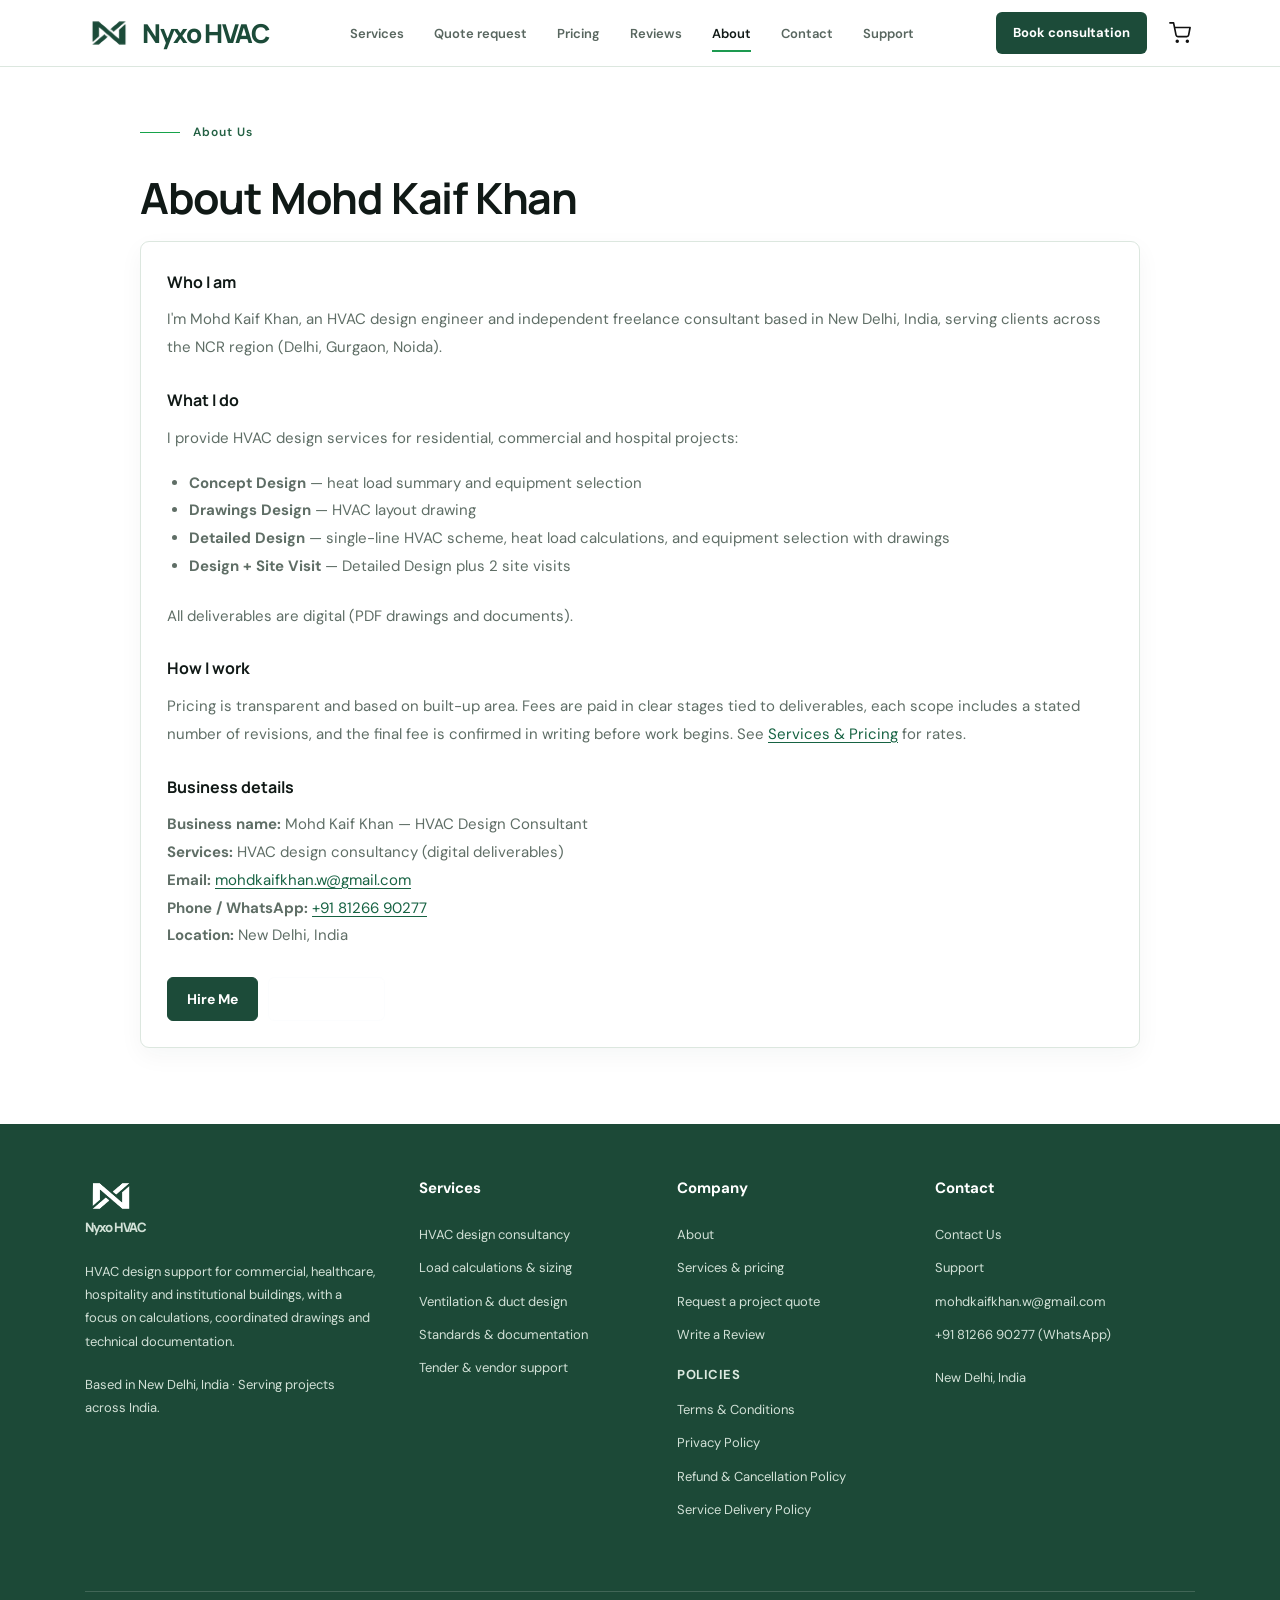
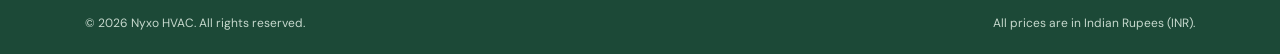
<file: about/index.html>
<!DOCTYPE html>
<html lang="en">
<head>
<meta charset="UTF-8">
<meta name="viewport" content="width=device-width, initial-scale=1.0">
<title>About Us · Mohd Kaif Khan</title>
<link rel="stylesheet" href="/services.css?v=20261109-6">
<script src="/script.js" defer></script>
<link rel="icon" href="/favicon.svg?v=20261109-5" type="image/svg+xml">
</head>
<body>
<header class="site-header"><div class="container nav-wrap"><a class="brand" href="/" aria-label="Nyxo HVAC home"><img src="/logo.svg?v=20261109-5" alt=""><span class="brand-name">Nyxo HVAC</span></a><button class="menu-toggle" type="button" aria-expanded="false" aria-controls="primary-navigation">Menu</button><nav aria-label="Main navigation"><ul class="nav-links" id="primary-navigation"><li><a href="/#services">Services</a></li><li><a href="/hire/">Quote request</a></li><li><a href="/pricing/">Pricing</a></li><li><a href="/review/">Reviews</a></li><li><a href="/about/" aria-current="page">About</a></li><li><a href="/contact/">Contact</a></li><li><a href="/support/">Support</a></li></ul></nav><div class="nav-actions"><a class="nav-book" href="/contact/">Book consultation</a><a class="cart-link" href="/hire/" aria-label="Request a project quote"><svg viewBox="0 0 24 24" fill="none" stroke="currentColor" stroke-width="1.8" stroke-linecap="round" stroke-linejoin="round" aria-hidden="true"><circle cx="9" cy="21" r="1"/><circle cx="20" cy="21" r="1"/><path d="M1 1h4l2.7 13.4a2 2 0 0 0 2 1.6h9.7a2 2 0 0 0 2-1.6L23 6H6"/></svg></a></div></div></header>
<main>
  <div class="eyebrow">About Us</div>
  <h1>About <em style="font-style:normal;color:var(--arctic)">Mohd Kaif Khan</em></h1>
  <div class="doc">
   <h4>Who I am</h4><p>I'm Mohd Kaif Khan, an HVAC design engineer and independent freelance consultant based in New Delhi, India, serving clients across the NCR region (Delhi, Gurgaon, Noida).</p>
   <h4>What I do</h4><p>I provide HVAC design services for residential, commercial and hospital projects:</p>
   <ul><li><b>Concept Design</b> — heat load summary and equipment selection</li><li><b>Drawings Design</b> — HVAC layout drawing</li><li><b>Detailed Design</b> — single-line HVAC scheme, heat load calculations, and equipment selection with drawings</li><li><b>Design + Site Visit</b> — Detailed Design plus 2 site visits</li></ul>
   <p>All deliverables are digital (PDF drawings and documents).</p>
   <h4>How I work</h4><p>Pricing is transparent and based on built-up area. Fees are paid in clear stages tied to deliverables, each scope includes a stated number of revisions, and the final fee is confirmed in writing before work begins. See <a href="/pricing/">Services &amp; Pricing</a> for rates.</p>
   <h4>Business details</h4><p><b>Business name:</b> Mohd Kaif Khan — HVAC Design Consultant<br><b>Services:</b> HVAC design consultancy (digital deliverables)<br><b>Email:</b> <a href="mailto:mohdkaifkhan.w@gmail.com">mohdkaifkhan.w@gmail.com</a><br><b>Phone / WhatsApp:</b> <a href="https://wa.me/918126690277">+91 81266 90277</a><br><b>Location:</b> New Delhi, India</p>
   <a class="btn" href="/hire/">Hire Me</a><a class="btn" href="/contact/" style="background:transparent;color:var(--white);border:1px solid rgba(240,244,248,.2)">Contact Us</a>
  </div>
</main>
<footer class="site-footer">
 <div class="container">
  <div class="footer-grid">
   <div class="footer-col">
    <a class="footer-logo" href="/" aria-label="Nyxo HVAC home"><img src="/logo.svg?v=20261109-5" alt=""><span>Nyxo HVAC</span></a>
    <p>HVAC design support for commercial, healthcare, hospitality and institutional buildings, with a focus on calculations, coordinated drawings and technical documentation.</p>
    <p>Based in New Delhi, India · Serving projects across India.</p>
   </div>
   <div class="footer-col">
    <h3>Services</h3>
    <a href="/#services">HVAC design consultancy</a>
    <a href="/#services">Load calculations &amp; sizing</a>
    <a href="/#services">Ventilation &amp; duct design</a>
    <a href="/#services">Standards &amp; documentation</a>
    <a href="/#services">Tender &amp; vendor support</a>
   </div>
   <div class="footer-col">
    <h3>Company</h3>
    <a href="/about/">About</a>
    <a href="/pricing/">Services &amp; pricing</a>
    <a href="/hire/">Request a project quote</a>
    <a href="/review/">Write a Review</a>
    <h3 class="footer-subhead">Policies</h3>
    <a href="/terms/">Terms &amp; Conditions</a>
    <a href="/privacy/">Privacy Policy</a>
    <a href="/refund/">Refund &amp; Cancellation Policy</a>
    <a href="/delivery/">Service Delivery Policy</a>
   </div>
   <div class="footer-col">
    <h3>Contact</h3>
    <a href="/contact/">Contact Us</a>
    <a href="/support/">Support</a>
    <a href="mailto:mohdkaifkhan.w@gmail.com">mohdkaifkhan.w@gmail.com</a>
    <a href="https://wa.me/918126690277" target="_blank" rel="noopener">+91 81266 90277 (WhatsApp)</a>
    <p>New Delhi, India</p>
   </div>
  </div>
  <div class="footer-bottom">
   <span>© <span id="year">2026</span> Nyxo HVAC. All rights reserved.</span>
   <span>All prices are in Indian Rupees (INR).</span>
  </div>
 </div>
</footer>
</body>
</html>
</file>
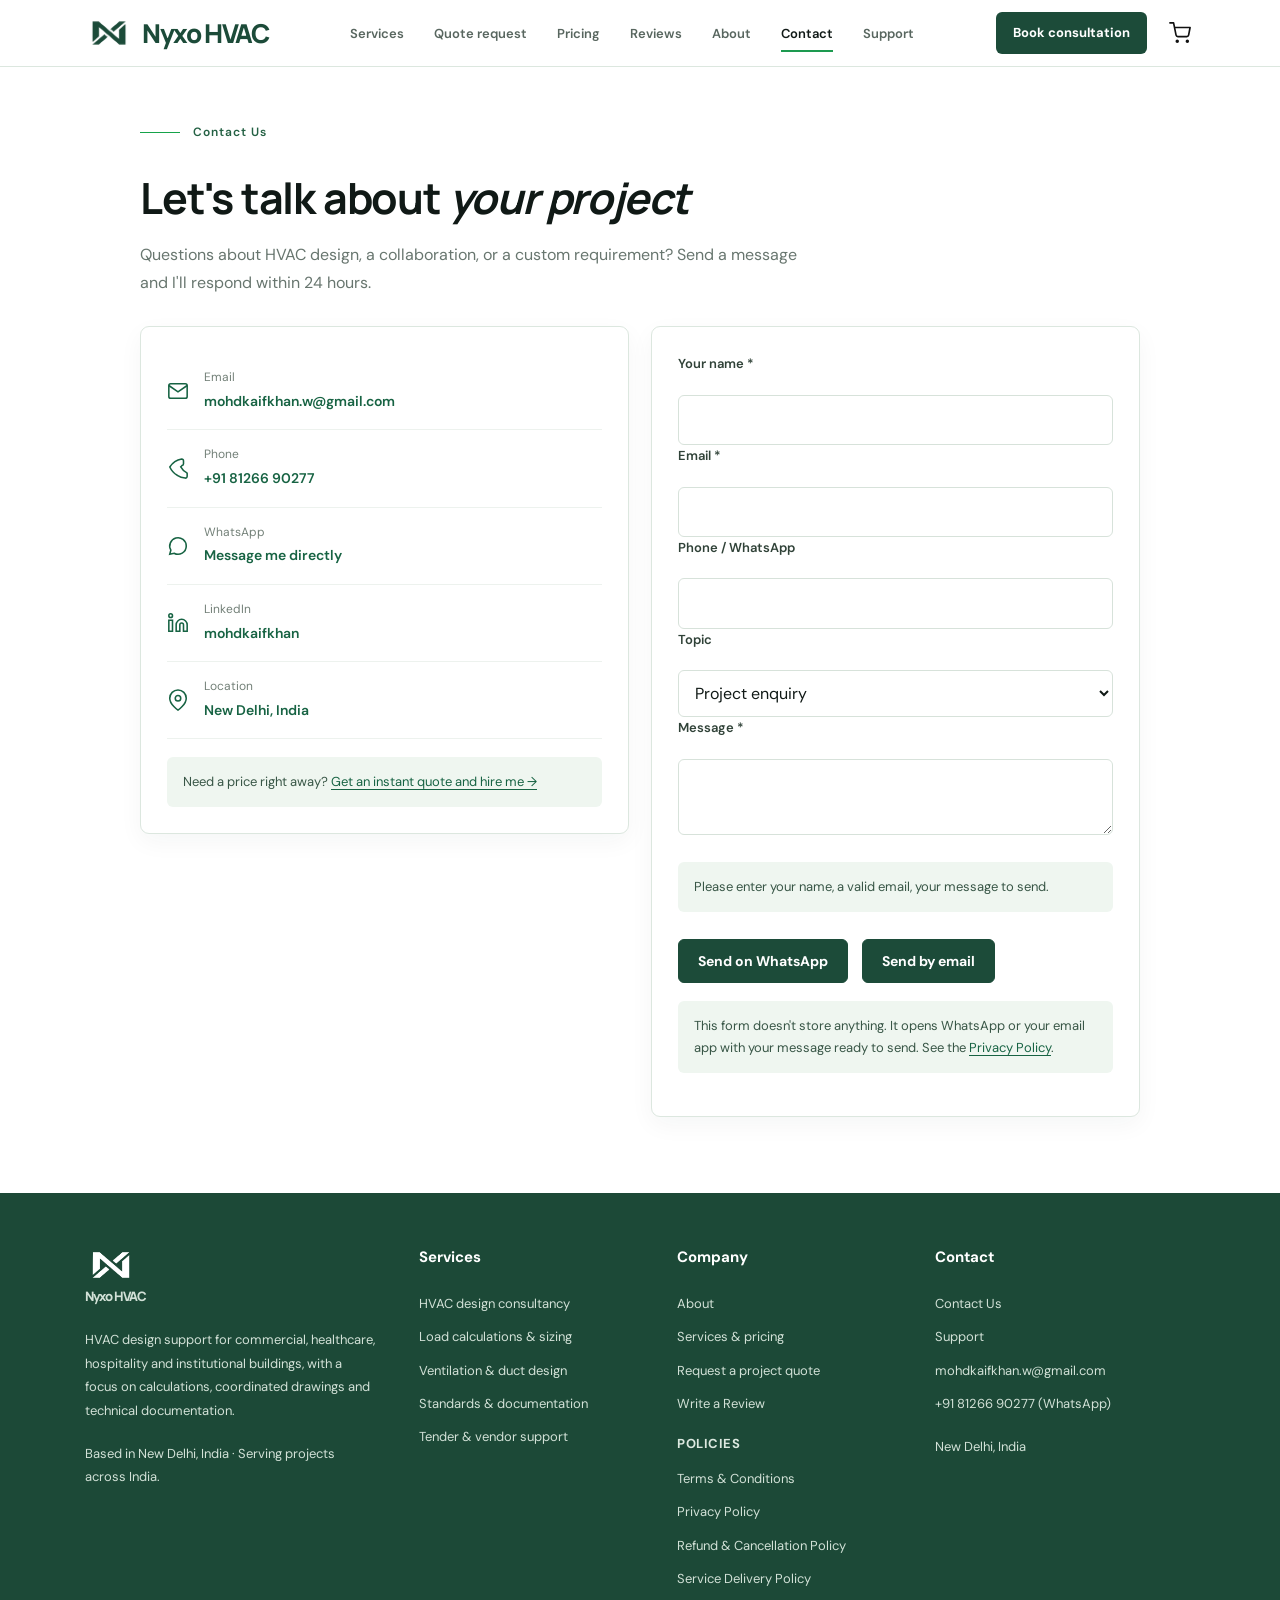
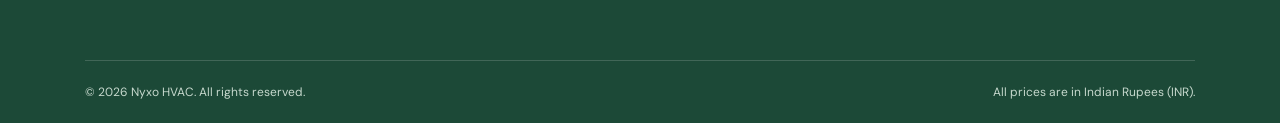
<file: contact/index.html>
<!DOCTYPE html>
<html lang="en">
<head>
<meta charset="UTF-8">
<meta name="viewport" content="width=device-width, initial-scale=1.0">
<title>Contact Us · Mohd Kaif Khan</title>
<link rel="stylesheet" href="/services.css?v=20261109-6">
<script src="/script.js" defer></script>
<link rel="icon" href="/favicon.svg?v=20261109-5" type="image/svg+xml">
</head>
<body>
<header class="site-header"><div class="container nav-wrap"><a class="brand" href="/" aria-label="Nyxo HVAC home"><img src="/logo.svg?v=20261109-5" alt=""><span class="brand-name">Nyxo HVAC</span></a><button class="menu-toggle" type="button" aria-expanded="false" aria-controls="primary-navigation">Menu</button><nav aria-label="Main navigation"><ul class="nav-links" id="primary-navigation"><li><a href="/#services">Services</a></li><li><a href="/hire/">Quote request</a></li><li><a href="/pricing/">Pricing</a></li><li><a href="/review/">Reviews</a></li><li><a href="/about/">About</a></li><li><a href="/contact/" aria-current="page">Contact</a></li><li><a href="/support/">Support</a></li></ul></nav><div class="nav-actions"><a class="nav-book" href="/contact/">Book consultation</a><a class="cart-link" href="/hire/" aria-label="Request a project quote"><svg viewBox="0 0 24 24" fill="none" stroke="currentColor" stroke-width="1.8" stroke-linecap="round" stroke-linejoin="round" aria-hidden="true"><circle cx="9" cy="21" r="1"/><circle cx="20" cy="21" r="1"/><path d="M1 1h4l2.7 13.4a2 2 0 0 0 2 1.6h9.7a2 2 0 0 0 2-1.6L23 6H6"/></svg></a></div></div></header>
<main>
  <div class="eyebrow">Contact Us</div>
  <h1>Let's talk about <em>your project</em></h1>
  <p class="lead">Questions about HVAC design, a collaboration, or a custom requirement? Send a message and I'll respond within 24 hours.</p>
  <div class="grid">
    <div class="panel">
      <a class="item" href="mailto:mohdkaifkhan.w@gmail.com"><svg viewBox="0 0 24 24"><path d="M4 4h16c1.1 0 2 .9 2 2v12c0 1.1-.9 2-2 2H4c-1.1 0-2-.9-2-2V6c0-1.1.9-2 2-2z"/><polyline points="22,6 12,13 2,6"/></svg><div><small>Email</small><b>mohdkaifkhan.w@gmail.com</b></div></a>
      <a class="item" href="tel:+918126690277"><svg viewBox="0 0 24 24"><path d="M22 16.92v3a2 2 0 01-2.18 2 19.79 19.79 0 01-8.63-3.07A19.5 19.5 0 013.07 9.81 19.79 19.79 0 0116 1.18 2 2 0 0118 3.18v3a2 2 0 01-1.61 2A16.06 16.06 0 0115 9.59a16 16 0 006.33 6.33A2 2 0 0122 16.92z"/></svg><div><small>Phone</small><b>+91 81266 90277</b></div></a>
      <a class="item" href="https://wa.me/918126690277" target="_blank" rel="noopener"><svg viewBox="0 0 24 24"><path d="M21 12a9 9 0 01-13.3 7.9L3 21l1.2-4.5A9 9 0 1121 12z"/></svg><div><small>WhatsApp</small><b>Message me directly</b></div></a>
      <a class="item" href="https://www.linkedin.com/in/mohdkaifkhan/" target="_blank" rel="noopener"><svg viewBox="0 0 24 24"><path d="M16 8a6 6 0 016 6v7h-4v-7a2 2 0 00-4 0v7h-4v-7a6 6 0 016-6zM2 9h4v12H2z"/><circle cx="4" cy="4" r="2"/></svg><div><small>LinkedIn</small><b>mohdkaifkhan</b></div></a>
      <a class="item" href="https://maps.app.goo.gl/sRTUGhccRL2ncZMf8" target="_blank" rel="noopener"><svg viewBox="0 0 24 24"><path d="M21 10c0 7-9 13-9 13s-9-6-9-13a9 9 0 0118 0z"/><circle cx="12" cy="10" r="3"/></svg><div><small>Location</small><b>New Delhi, India</b></div></a>
      <div class="quoteBox">Need a price right away? <a href="/hire/">Get an instant quote and hire me →</a></div>
    </div>

    <div class="panel" id="formBox">
      <div class="f2">
        <div><label>Your name *</label><input id="n" autocomplete="name"></div>
        <div><label>Email *</label><input id="e" type="email" autocomplete="email"></div>
        <div><label>Phone / WhatsApp</label><input id="p" type="tel" autocomplete="tel"></div>
        <div><label>Topic</label><select id="t"><option>Project enquiry</option><option>Quote / pricing</option><option>Collaboration</option><option>General question</option><option>Other</option></select></div>
        <div class="full"><label>Message *</label><textarea id="m"></textarea></div>
      </div>
      <p class="note" id="hint"></p>
      <div class="btns locked" id="btns">
        <button class="btn" id="wa" type="button">Send on WhatsApp</button>
        <a class="btn ghost" id="mail" href="#">Send by email</a>
      </div>
      <p class="note">This form doesn't store anything. It opens WhatsApp or your email app with your message ready to send. See the <a href="/privacy/">Privacy Policy</a>.</p>
    </div>
  </div>
</main>
<footer class="site-footer">
 <div class="container">
  <div class="footer-grid">
   <div class="footer-col">
    <a class="footer-logo" href="/" aria-label="Nyxo HVAC home"><img src="/logo.svg?v=20261109-5" alt=""><span>Nyxo HVAC</span></a>
    <p>HVAC design support for commercial, healthcare, hospitality and institutional buildings, with a focus on calculations, coordinated drawings and technical documentation.</p>
    <p>Based in New Delhi, India · Serving projects across India.</p>
   </div>
   <div class="footer-col">
    <h3>Services</h3>
    <a href="/#services">HVAC design consultancy</a>
    <a href="/#services">Load calculations &amp; sizing</a>
    <a href="/#services">Ventilation &amp; duct design</a>
    <a href="/#services">Standards &amp; documentation</a>
    <a href="/#services">Tender &amp; vendor support</a>
   </div>
   <div class="footer-col">
    <h3>Company</h3>
    <a href="/about/">About</a>
    <a href="/pricing/">Services &amp; pricing</a>
    <a href="/hire/">Request a project quote</a>
    <a href="/review/">Write a Review</a>
    <h3 class="footer-subhead">Policies</h3>
    <a href="/terms/">Terms &amp; Conditions</a>
    <a href="/privacy/">Privacy Policy</a>
    <a href="/refund/">Refund &amp; Cancellation Policy</a>
    <a href="/delivery/">Service Delivery Policy</a>
   </div>
   <div class="footer-col">
    <h3>Contact</h3>
    <a href="/contact/">Contact Us</a>
    <a href="/support/">Support</a>
    <a href="mailto:mohdkaifkhan.w@gmail.com">mohdkaifkhan.w@gmail.com</a>
    <a href="https://wa.me/918126690277" target="_blank" rel="noopener">+91 81266 90277 (WhatsApp)</a>
    <p>New Delhi, India</p>
   </div>
  </div>
  <div class="footer-bottom">
   <span>© <span id="year">2026</span> Nyxo HVAC. All rights reserved.</span>
   <span>All prices are in Indian Rupees (INR).</span>
  </div>
 </div>
</footer>
<script>
const $=id=>document.getElementById(id);
const EMAIL='mohdkaifkhan.w@gmail.com', WA='918126690277';
const okE=()=>/^[^\s@]+@[^\s@]+\.[^\s@]+$/.test($('e').value.trim());
const ok={n:()=>$('n').value.trim().length>=2,e:okE,m:()=>$('m').value.trim().length>=5};
const msg=()=>`Hi Kaif,\n\nTopic: ${$('t').value}\n\n${$('m').value.trim()}\n\nName: ${$('n').value.trim()}\nEmail: ${$('e').value.trim()}\nPhone: ${$('p').value.trim()||'-'}`;
const ready=()=>Object.values(ok).every(f=>f());
function gate(){
  const miss=[['n','your name'],['e','a valid email'],['m','your message']].filter(([k])=>!ok[k]());
  ['n','e','m'].forEach(k=>$(k).classList.toggle('bad',!ok[k]()&&$(k).value!==''));
  $('btns').classList.toggle('locked',!ready());
  $('hint').textContent=ready()?'':'Please enter '+miss.map(x=>x[1]).join(', ')+' to send.';
  $('mail').href=`mailto:${EMAIL}?subject=${encodeURIComponent($('t').value+' — website enquiry')}&body=${encodeURIComponent(msg())}`;
}
['n','e','p','t','m'].forEach(id=>$(id).addEventListener('input',gate));
$('wa').onclick=()=>{if(ready())window.open(`https://wa.me/${WA}?text=${encodeURIComponent(msg())}`,'_blank')};
$('mail').addEventListener('click',e=>{if(!ready())e.preventDefault()});
gate();
</script>
</body>
</html>
</file>
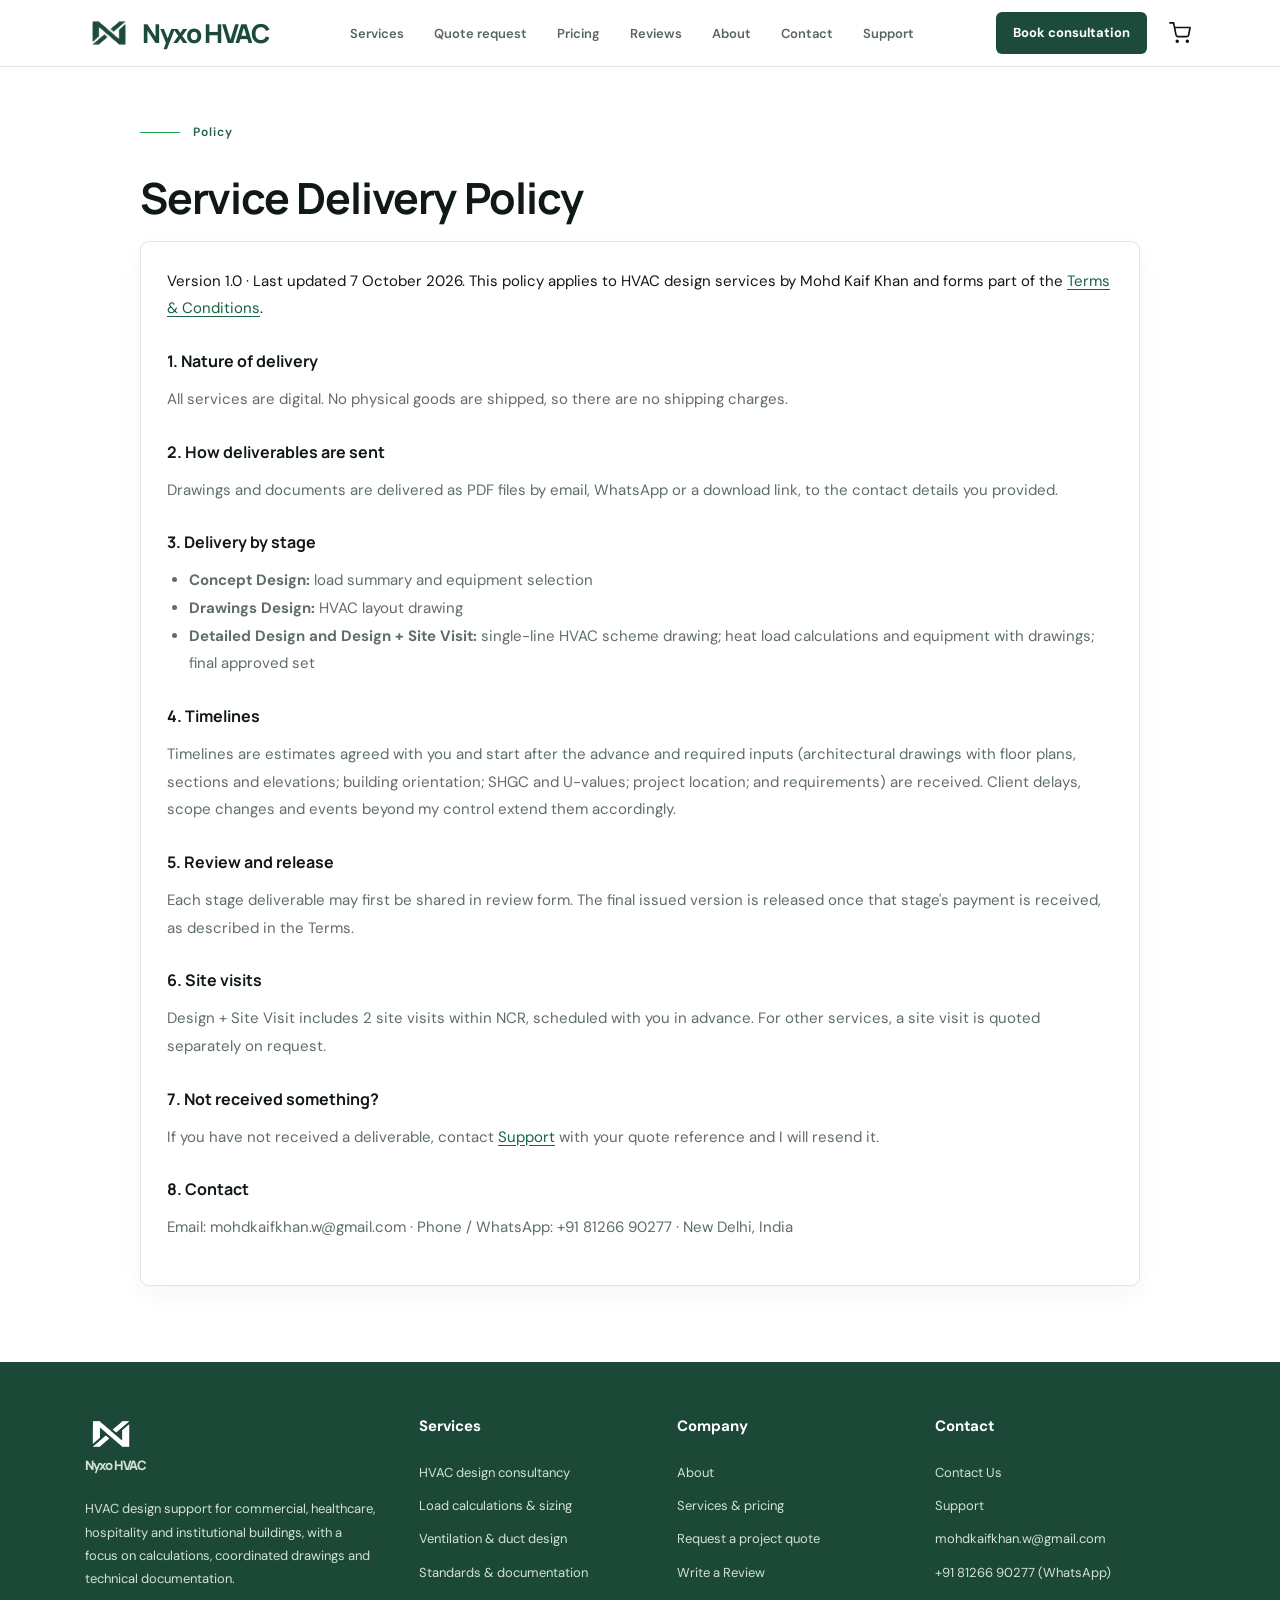
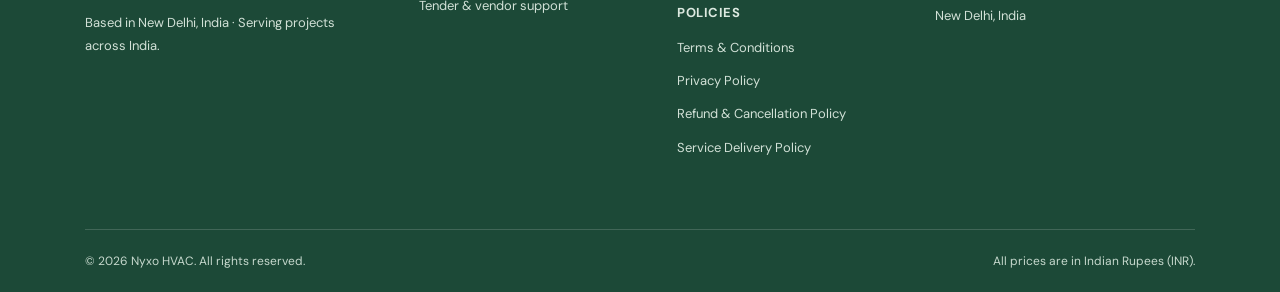
<file: delivery/index.html>
<!DOCTYPE html>
<html lang="en">
<head>
<meta charset="UTF-8">
<meta name="viewport" content="width=device-width, initial-scale=1.0">
<title>Service Delivery Policy · Mohd Kaif Khan</title>
<link rel="stylesheet" href="/services.css?v=20261109-6">
<script src="/script.js" defer></script>
<link rel="icon" href="/favicon.svg?v=20261109-5" type="image/svg+xml">
</head>
<body>
<header class="site-header"><div class="container nav-wrap"><a class="brand" href="/" aria-label="Nyxo HVAC home"><img src="/logo.svg?v=20261109-5" alt=""><span class="brand-name">Nyxo HVAC</span></a><button class="menu-toggle" type="button" aria-expanded="false" aria-controls="primary-navigation">Menu</button><nav aria-label="Main navigation"><ul class="nav-links" id="primary-navigation"><li><a href="/#services">Services</a></li><li><a href="/hire/">Quote request</a></li><li><a href="/pricing/">Pricing</a></li><li><a href="/review/">Reviews</a></li><li><a href="/about/">About</a></li><li><a href="/contact/">Contact</a></li><li><a href="/support/">Support</a></li></ul></nav><div class="nav-actions"><a class="nav-book" href="/contact/">Book consultation</a><a class="cart-link" href="/hire/" aria-label="Request a project quote"><svg viewBox="0 0 24 24" fill="none" stroke="currentColor" stroke-width="1.8" stroke-linecap="round" stroke-linejoin="round" aria-hidden="true"><circle cx="9" cy="21" r="1"/><circle cx="20" cy="21" r="1"/><path d="M1 1h4l2.7 13.4a2 2 0 0 0 2 1.6h9.7a2 2 0 0 0 2-1.6L23 6H6"/></svg></a></div></div></header>
<main>
  <div class="eyebrow">Policy</div>
  <h1>Service Delivery <em style="font-style:normal;color:var(--arctic)">Policy</em></h1>
  <div class="doc">
   <p style="color:var(--mist)">Version 1.0 · Last updated 7 October 2026. This policy applies to HVAC design services by Mohd Kaif Khan and forms part of the <a href="/terms/">Terms &amp; Conditions</a>.</p>
   <h4>1. Nature of delivery</h4><p>All services are digital. No physical goods are shipped, so there are no shipping charges.</p>
   <h4>2. How deliverables are sent</h4><p>Drawings and documents are delivered as PDF files by email, WhatsApp or a download link, to the contact details you provided.</p>
   <h4>3. Delivery by stage</h4><ul><li><b>Concept Design:</b> load summary and equipment selection</li><li><b>Drawings Design:</b> HVAC layout drawing</li><li><b>Detailed Design and Design + Site Visit:</b> single-line HVAC scheme drawing; heat load calculations and equipment with drawings; final approved set</li></ul>
   <h4>4. Timelines</h4><p>Timelines are estimates agreed with you and start after the advance and required inputs (architectural drawings with floor plans, sections and elevations; building orientation; SHGC and U-values; project location; and requirements) are received. Client delays, scope changes and events beyond my control extend them accordingly.</p>
   <h4>5. Review and release</h4><p>Each stage deliverable may first be shared in review form. The final issued version is released once that stage's payment is received, as described in the Terms.</p>
   <h4>6. Site visits</h4><p>Design + Site Visit includes 2 site visits within NCR, scheduled with you in advance. For other services, a site visit is quoted separately on request.</p>
   <h4>7. Not received something?</h4><p>If you have not received a deliverable, contact <a href="/support/">Support</a> with your quote reference and I will resend it.</p>
   <h4>8. Contact</h4><p>Email: mohdkaifkhan.w@gmail.com · Phone / WhatsApp: +91 81266 90277 · New Delhi, India</p>
  </div>
</main>
<footer class="site-footer">
 <div class="container">
  <div class="footer-grid">
   <div class="footer-col">
    <a class="footer-logo" href="/" aria-label="Nyxo HVAC home"><img src="/logo.svg?v=20261109-5" alt=""><span>Nyxo HVAC</span></a>
    <p>HVAC design support for commercial, healthcare, hospitality and institutional buildings, with a focus on calculations, coordinated drawings and technical documentation.</p>
    <p>Based in New Delhi, India · Serving projects across India.</p>
   </div>
   <div class="footer-col">
    <h3>Services</h3>
    <a href="/#services">HVAC design consultancy</a>
    <a href="/#services">Load calculations &amp; sizing</a>
    <a href="/#services">Ventilation &amp; duct design</a>
    <a href="/#services">Standards &amp; documentation</a>
    <a href="/#services">Tender &amp; vendor support</a>
   </div>
   <div class="footer-col">
    <h3>Company</h3>
    <a href="/about/">About</a>
    <a href="/pricing/">Services &amp; pricing</a>
    <a href="/hire/">Request a project quote</a>
    <a href="/review/">Write a Review</a>
    <h3 class="footer-subhead">Policies</h3>
    <a href="/terms/">Terms &amp; Conditions</a>
    <a href="/privacy/">Privacy Policy</a>
    <a href="/refund/">Refund &amp; Cancellation Policy</a>
    <a href="/delivery/">Service Delivery Policy</a>
   </div>
   <div class="footer-col">
    <h3>Contact</h3>
    <a href="/contact/">Contact Us</a>
    <a href="/support/">Support</a>
    <a href="mailto:mohdkaifkhan.w@gmail.com">mohdkaifkhan.w@gmail.com</a>
    <a href="https://wa.me/918126690277" target="_blank" rel="noopener">+91 81266 90277 (WhatsApp)</a>
    <p>New Delhi, India</p>
   </div>
  </div>
  <div class="footer-bottom">
   <span>© <span id="year">2026</span> Nyxo HVAC. All rights reserved.</span>
   <span>All prices are in Indian Rupees (INR).</span>
  </div>
 </div>
</footer>
</body>
</html>
</file>
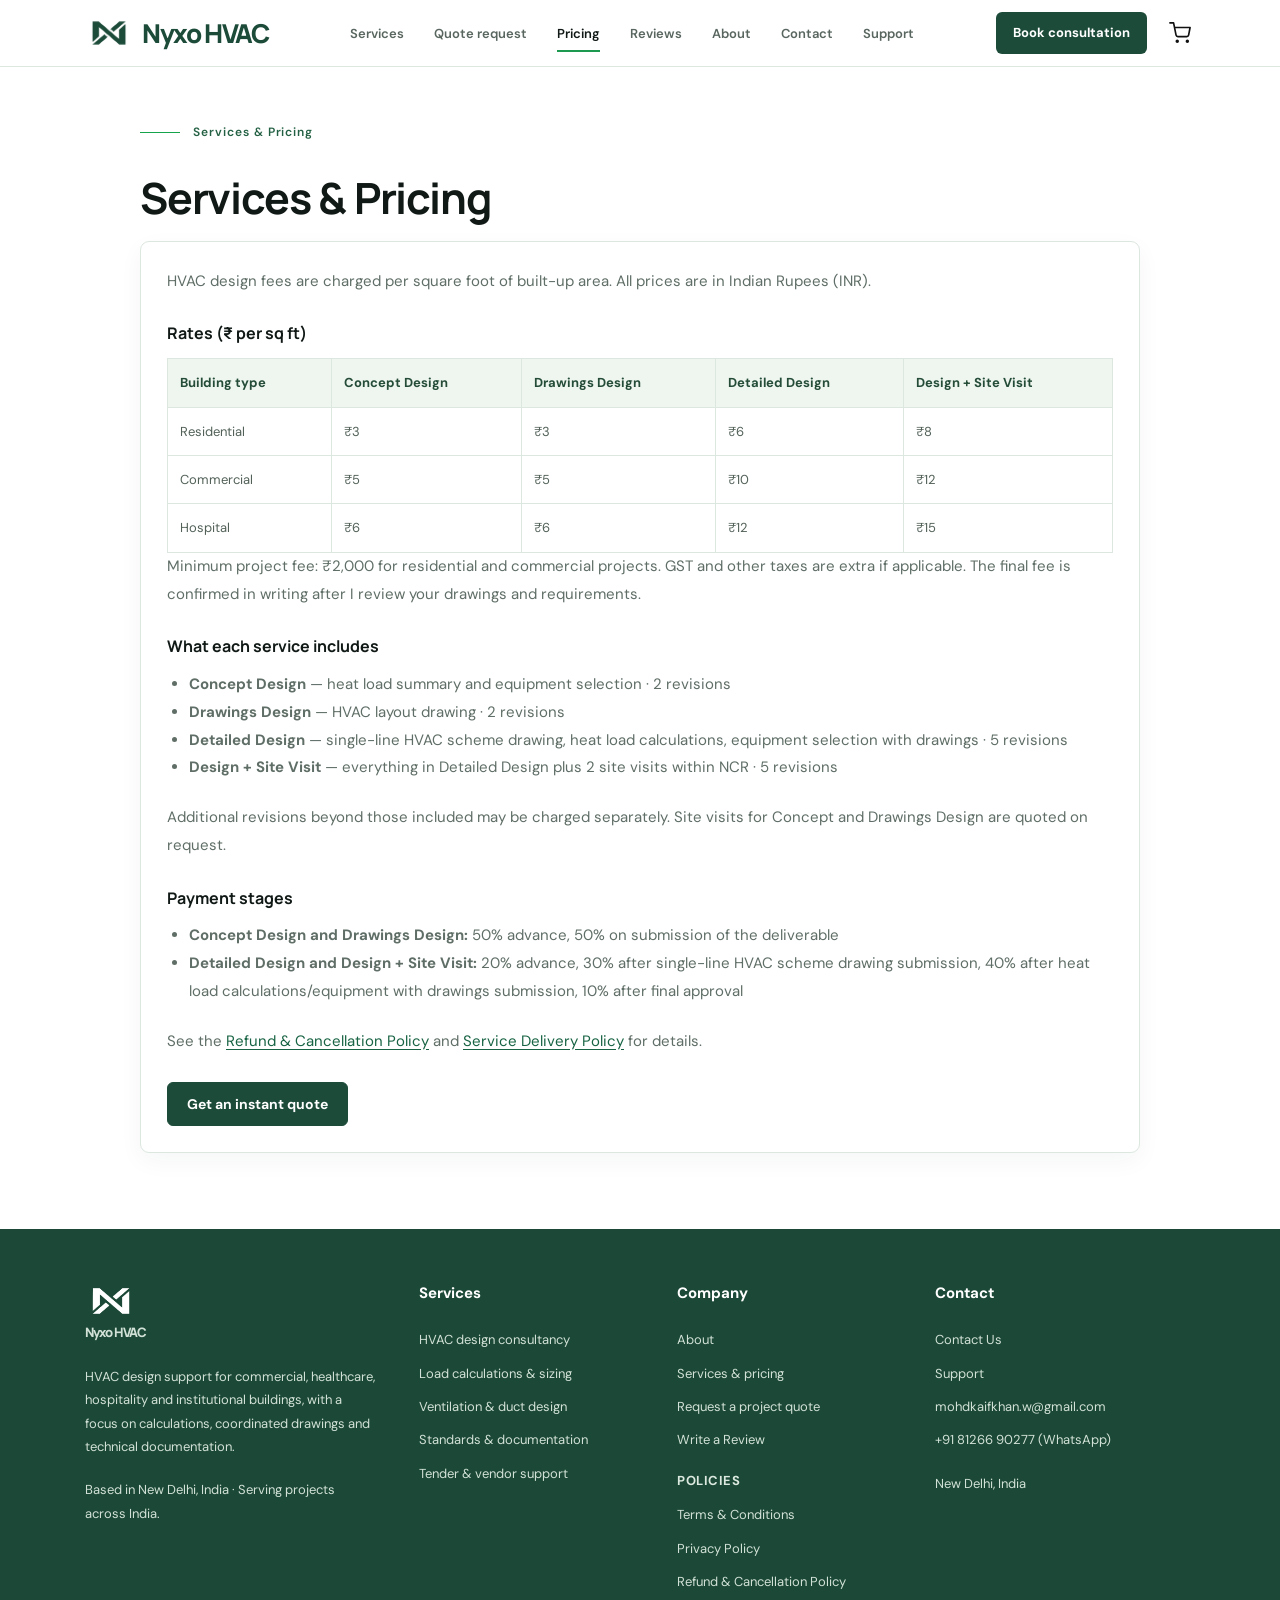
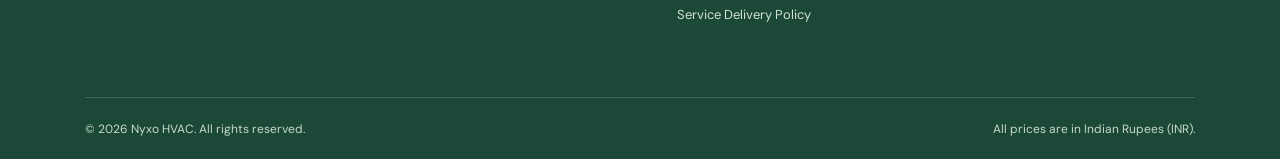
<file: pricing/index.html>
<!DOCTYPE html>
<html lang="en">
<head>
<meta charset="UTF-8">
<meta name="viewport" content="width=device-width, initial-scale=1.0">
<title>Services & Pricing · Mohd Kaif Khan</title>
<link rel="stylesheet" href="/services.css?v=20261109-6">
<script src="/script.js" defer></script>
<link rel="icon" href="/favicon.svg?v=20261109-5" type="image/svg+xml">
</head>
<body>
<header class="site-header"><div class="container nav-wrap"><a class="brand" href="/" aria-label="Nyxo HVAC home"><img src="/logo.svg?v=20261109-5" alt=""><span class="brand-name">Nyxo HVAC</span></a><button class="menu-toggle" type="button" aria-expanded="false" aria-controls="primary-navigation">Menu</button><nav aria-label="Main navigation"><ul class="nav-links" id="primary-navigation"><li><a href="/#services">Services</a></li><li><a href="/hire/">Quote request</a></li><li><a href="/pricing/" aria-current="page">Pricing</a></li><li><a href="/review/">Reviews</a></li><li><a href="/about/">About</a></li><li><a href="/contact/">Contact</a></li><li><a href="/support/">Support</a></li></ul></nav><div class="nav-actions"><a class="nav-book" href="/contact/">Book consultation</a><a class="cart-link" href="/hire/" aria-label="Request a project quote"><svg viewBox="0 0 24 24" fill="none" stroke="currentColor" stroke-width="1.8" stroke-linecap="round" stroke-linejoin="round" aria-hidden="true"><circle cx="9" cy="21" r="1"/><circle cx="20" cy="21" r="1"/><path d="M1 1h4l2.7 13.4a2 2 0 0 0 2 1.6h9.7a2 2 0 0 0 2-1.6L23 6H6"/></svg></a></div></div></header>
<main>
  <div class="eyebrow">Services &amp; Pricing</div>
  <h1>Services &amp; <em style="font-style:normal;color:var(--arctic)">Pricing</em></h1>
  <div class="doc">
   <p>HVAC design fees are charged per square foot of built-up area. All prices are in Indian Rupees (INR).</p>
   <h4>Rates (₹ per sq ft)</h4>
   <div class="tblw"><table class="tbl"><tr><th>Building type</th><th>Concept Design</th><th>Drawings Design</th><th>Detailed Design</th><th>Design + Site Visit</th></tr>
   <tr><td>Residential</td><td>₹3</td><td>₹3</td><td>₹6</td><td>₹8</td></tr>
   <tr><td>Commercial</td><td>₹5</td><td>₹5</td><td>₹10</td><td>₹12</td></tr>
   <tr><td>Hospital</td><td>₹6</td><td>₹6</td><td>₹12</td><td>₹15</td></tr></table></div>
   <p>Minimum project fee: ₹2,000 for residential and commercial projects. GST and other taxes are extra if applicable. The final fee is confirmed in writing after I review your drawings and requirements.</p>
   <h4>What each service includes</h4>
   <ul><li><b>Concept Design</b> — heat load summary and equipment selection · 2 revisions</li><li><b>Drawings Design</b> — HVAC layout drawing · 2 revisions</li><li><b>Detailed Design</b> — single-line HVAC scheme drawing, heat load calculations, equipment selection with drawings · 5 revisions</li><li><b>Design + Site Visit</b> — everything in Detailed Design plus 2 site visits within NCR · 5 revisions</li></ul>
   <p>Additional revisions beyond those included may be charged separately. Site visits for Concept and Drawings Design are quoted on request.</p>
   <h4>Payment stages</h4>
   <ul><li><b>Concept Design and Drawings Design:</b> 50% advance, 50% on submission of the deliverable</li><li><b>Detailed Design and Design + Site Visit:</b> 20% advance, 30% after single-line HVAC scheme drawing submission, 40% after heat load calculations/equipment with drawings submission, 10% after final approval</li></ul>
   <p>See the <a href="/refund/">Refund &amp; Cancellation Policy</a> and <a href="/delivery/">Service Delivery Policy</a> for details.</p>
   <a class="btn" href="/hire/">Get an instant quote</a>
  </div>
</main>
<footer class="site-footer">
 <div class="container">
  <div class="footer-grid">
   <div class="footer-col">
    <a class="footer-logo" href="/" aria-label="Nyxo HVAC home"><img src="/logo.svg?v=20261109-5" alt=""><span>Nyxo HVAC</span></a>
    <p>HVAC design support for commercial, healthcare, hospitality and institutional buildings, with a focus on calculations, coordinated drawings and technical documentation.</p>
    <p>Based in New Delhi, India · Serving projects across India.</p>
   </div>
   <div class="footer-col">
    <h3>Services</h3>
    <a href="/#services">HVAC design consultancy</a>
    <a href="/#services">Load calculations &amp; sizing</a>
    <a href="/#services">Ventilation &amp; duct design</a>
    <a href="/#services">Standards &amp; documentation</a>
    <a href="/#services">Tender &amp; vendor support</a>
   </div>
   <div class="footer-col">
    <h3>Company</h3>
    <a href="/about/">About</a>
    <a href="/pricing/">Services &amp; pricing</a>
    <a href="/hire/">Request a project quote</a>
    <a href="/review/">Write a Review</a>
    <h3 class="footer-subhead">Policies</h3>
    <a href="/terms/">Terms &amp; Conditions</a>
    <a href="/privacy/">Privacy Policy</a>
    <a href="/refund/">Refund &amp; Cancellation Policy</a>
    <a href="/delivery/">Service Delivery Policy</a>
   </div>
   <div class="footer-col">
    <h3>Contact</h3>
    <a href="/contact/">Contact Us</a>
    <a href="/support/">Support</a>
    <a href="mailto:mohdkaifkhan.w@gmail.com">mohdkaifkhan.w@gmail.com</a>
    <a href="https://wa.me/918126690277" target="_blank" rel="noopener">+91 81266 90277 (WhatsApp)</a>
    <p>New Delhi, India</p>
   </div>
  </div>
  <div class="footer-bottom">
   <span>© <span id="year">2026</span> Nyxo HVAC. All rights reserved.</span>
   <span>All prices are in Indian Rupees (INR).</span>
  </div>
 </div>
</footer>
</body>
</html>
</file>
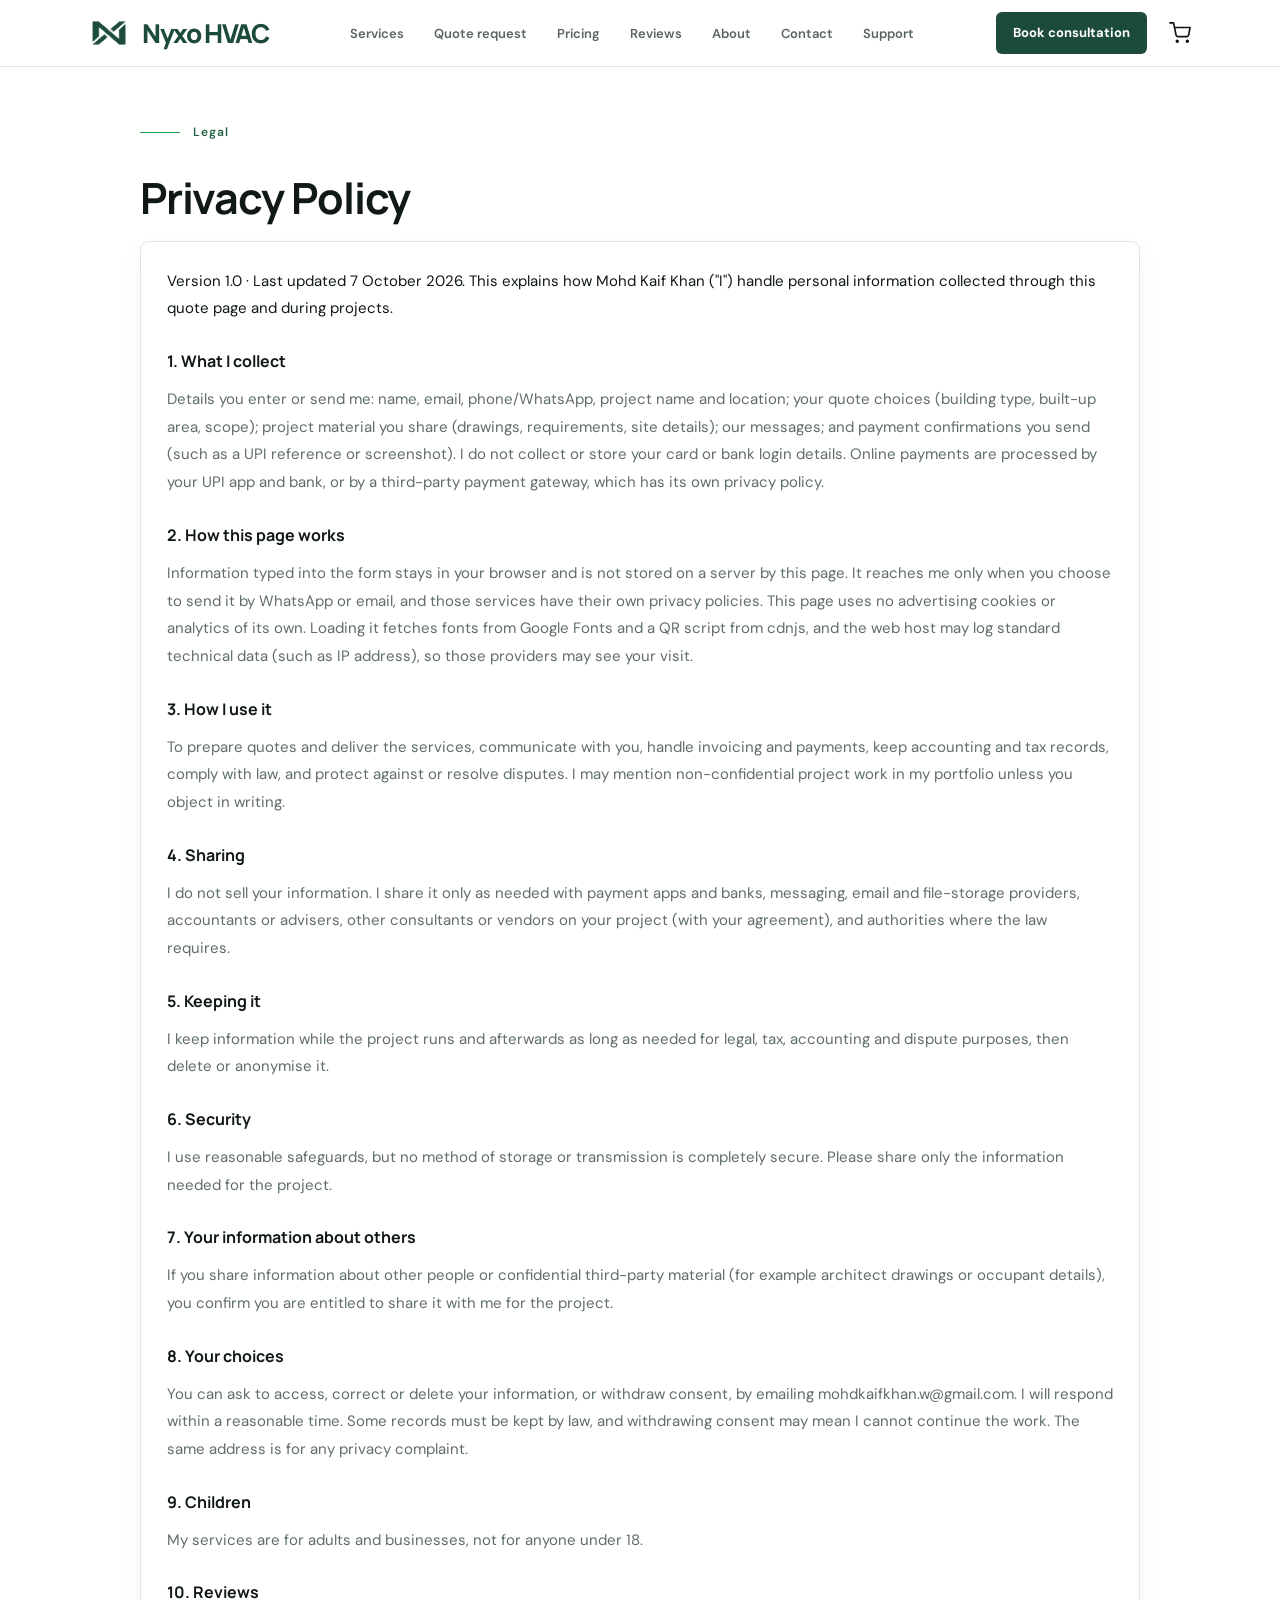
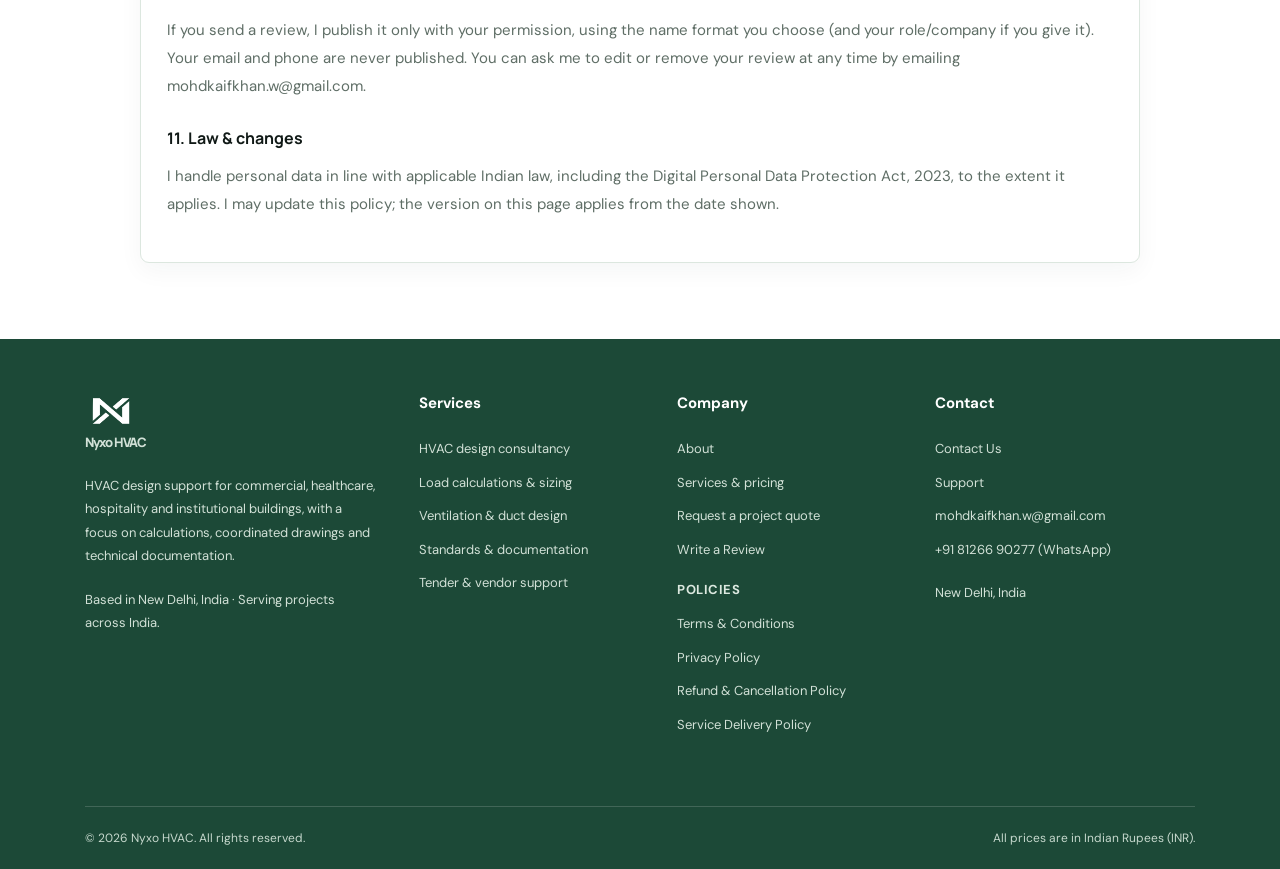
<file: privacy/index.html>
<!DOCTYPE html>
<html lang="en">
<head>
<meta charset="UTF-8">
<meta name="viewport" content="width=device-width, initial-scale=1.0">
<title>Privacy Policy · Mohd Kaif Khan</title>
<link rel="stylesheet" href="/services.css?v=20261109-6">
<script src="/script.js" defer></script>
<link rel="icon" href="/favicon.svg?v=20261109-5" type="image/svg+xml">
</head>
<body>
<header class="site-header"><div class="container nav-wrap"><a class="brand" href="/" aria-label="Nyxo HVAC home"><img src="/logo.svg?v=20261109-5" alt=""><span class="brand-name">Nyxo HVAC</span></a><button class="menu-toggle" type="button" aria-expanded="false" aria-controls="primary-navigation">Menu</button><nav aria-label="Main navigation"><ul class="nav-links" id="primary-navigation"><li><a href="/#services">Services</a></li><li><a href="/hire/">Quote request</a></li><li><a href="/pricing/">Pricing</a></li><li><a href="/review/">Reviews</a></li><li><a href="/about/">About</a></li><li><a href="/contact/">Contact</a></li><li><a href="/support/">Support</a></li></ul></nav><div class="nav-actions"><a class="nav-book" href="/contact/">Book consultation</a><a class="cart-link" href="/hire/" aria-label="Request a project quote"><svg viewBox="0 0 24 24" fill="none" stroke="currentColor" stroke-width="1.8" stroke-linecap="round" stroke-linejoin="round" aria-hidden="true"><circle cx="9" cy="21" r="1"/><circle cx="20" cy="21" r="1"/><path d="M1 1h4l2.7 13.4a2 2 0 0 0 2 1.6h9.7a2 2 0 0 0 2-1.6L23 6H6"/></svg></a></div></div></header>
<main>
  <div class="eyebrow">Legal</div>
  <h1>Privacy Policy</h1>
  <div class="doc">
   <p style="color:var(--mist);margin-bottom:1rem">Version 1.0 · Last updated 7 October 2026. This explains how Mohd Kaif Khan ("I") handle personal information collected through this quote page and during projects.</p>
   <h4>1. What I collect</h4><p>Details you enter or send me: name, email, phone/WhatsApp, project name and location; your quote choices (building type, built-up area, scope); project material you share (drawings, requirements, site details); our messages; and payment confirmations you send (such as a UPI reference or screenshot). I do not collect or store your card or bank login details. Online payments are processed by your UPI app and bank, or by a third-party payment gateway, which has its own privacy policy.</p>
   <h4>2. How this page works</h4><p>Information typed into the form stays in your browser and is not stored on a server by this page. It reaches me only when you choose to send it by WhatsApp or email, and those services have their own privacy policies. This page uses no advertising cookies or analytics of its own. Loading it fetches fonts from Google Fonts and a QR script from cdnjs, and the web host may log standard technical data (such as IP address), so those providers may see your visit.</p>
   <h4>3. How I use it</h4><p>To prepare quotes and deliver the services, communicate with you, handle invoicing and payments, keep accounting and tax records, comply with law, and protect against or resolve disputes. I may mention non-confidential project work in my portfolio unless you object in writing.</p>
   <h4>4. Sharing</h4><p>I do not sell your information. I share it only as needed with payment apps and banks, messaging, email and file-storage providers, accountants or advisers, other consultants or vendors on your project (with your agreement), and authorities where the law requires.</p>
   <h4>5. Keeping it</h4><p>I keep information while the project runs and afterwards as long as needed for legal, tax, accounting and dispute purposes, then delete or anonymise it.</p>
   <h4>6. Security</h4><p>I use reasonable safeguards, but no method of storage or transmission is completely secure. Please share only the information needed for the project.</p>
   <h4>7. Your information about others</h4><p>If you share information about other people or confidential third-party material (for example architect drawings or occupant details), you confirm you are entitled to share it with me for the project.</p>
   <h4>8. Your choices</h4><p>You can ask to access, correct or delete your information, or withdraw consent, by emailing mohdkaifkhan.w@gmail.com. I will respond within a reasonable time. Some records must be kept by law, and withdrawing consent may mean I cannot continue the work. The same address is for any privacy complaint.</p>
   <h4>9. Children</h4><p>My services are for adults and businesses, not for anyone under 18.</p>
   <h4>10. Reviews</h4><p>If you send a review, I publish it only with your permission, using the name format you choose (and your role/company if you give it). Your email and phone are never published. You can ask me to edit or remove your review at any time by emailing mohdkaifkhan.w@gmail.com.</p>
   <h4>11. Law &amp; changes</h4><p>I handle personal data in line with applicable Indian law, including the Digital Personal Data Protection Act, 2023, to the extent it applies. I may update this policy; the version on this page applies from the date shown.</p>
  </div>
</main>
<footer class="site-footer">
 <div class="container">
  <div class="footer-grid">
   <div class="footer-col">
    <a class="footer-logo" href="/" aria-label="Nyxo HVAC home"><img src="/logo.svg?v=20261109-5" alt=""><span>Nyxo HVAC</span></a>
    <p>HVAC design support for commercial, healthcare, hospitality and institutional buildings, with a focus on calculations, coordinated drawings and technical documentation.</p>
    <p>Based in New Delhi, India · Serving projects across India.</p>
   </div>
   <div class="footer-col">
    <h3>Services</h3>
    <a href="/#services">HVAC design consultancy</a>
    <a href="/#services">Load calculations &amp; sizing</a>
    <a href="/#services">Ventilation &amp; duct design</a>
    <a href="/#services">Standards &amp; documentation</a>
    <a href="/#services">Tender &amp; vendor support</a>
   </div>
   <div class="footer-col">
    <h3>Company</h3>
    <a href="/about/">About</a>
    <a href="/pricing/">Services &amp; pricing</a>
    <a href="/hire/">Request a project quote</a>
    <a href="/review/">Write a Review</a>
    <h3 class="footer-subhead">Policies</h3>
    <a href="/terms/">Terms &amp; Conditions</a>
    <a href="/privacy/">Privacy Policy</a>
    <a href="/refund/">Refund &amp; Cancellation Policy</a>
    <a href="/delivery/">Service Delivery Policy</a>
   </div>
   <div class="footer-col">
    <h3>Contact</h3>
    <a href="/contact/">Contact Us</a>
    <a href="/support/">Support</a>
    <a href="mailto:mohdkaifkhan.w@gmail.com">mohdkaifkhan.w@gmail.com</a>
    <a href="https://wa.me/918126690277" target="_blank" rel="noopener">+91 81266 90277 (WhatsApp)</a>
    <p>New Delhi, India</p>
   </div>
  </div>
  <div class="footer-bottom">
   <span>© <span id="year">2026</span> Nyxo HVAC. All rights reserved.</span>
   <span>All prices are in Indian Rupees (INR).</span>
  </div>
 </div>
</footer>
</body>
</html>
</file>
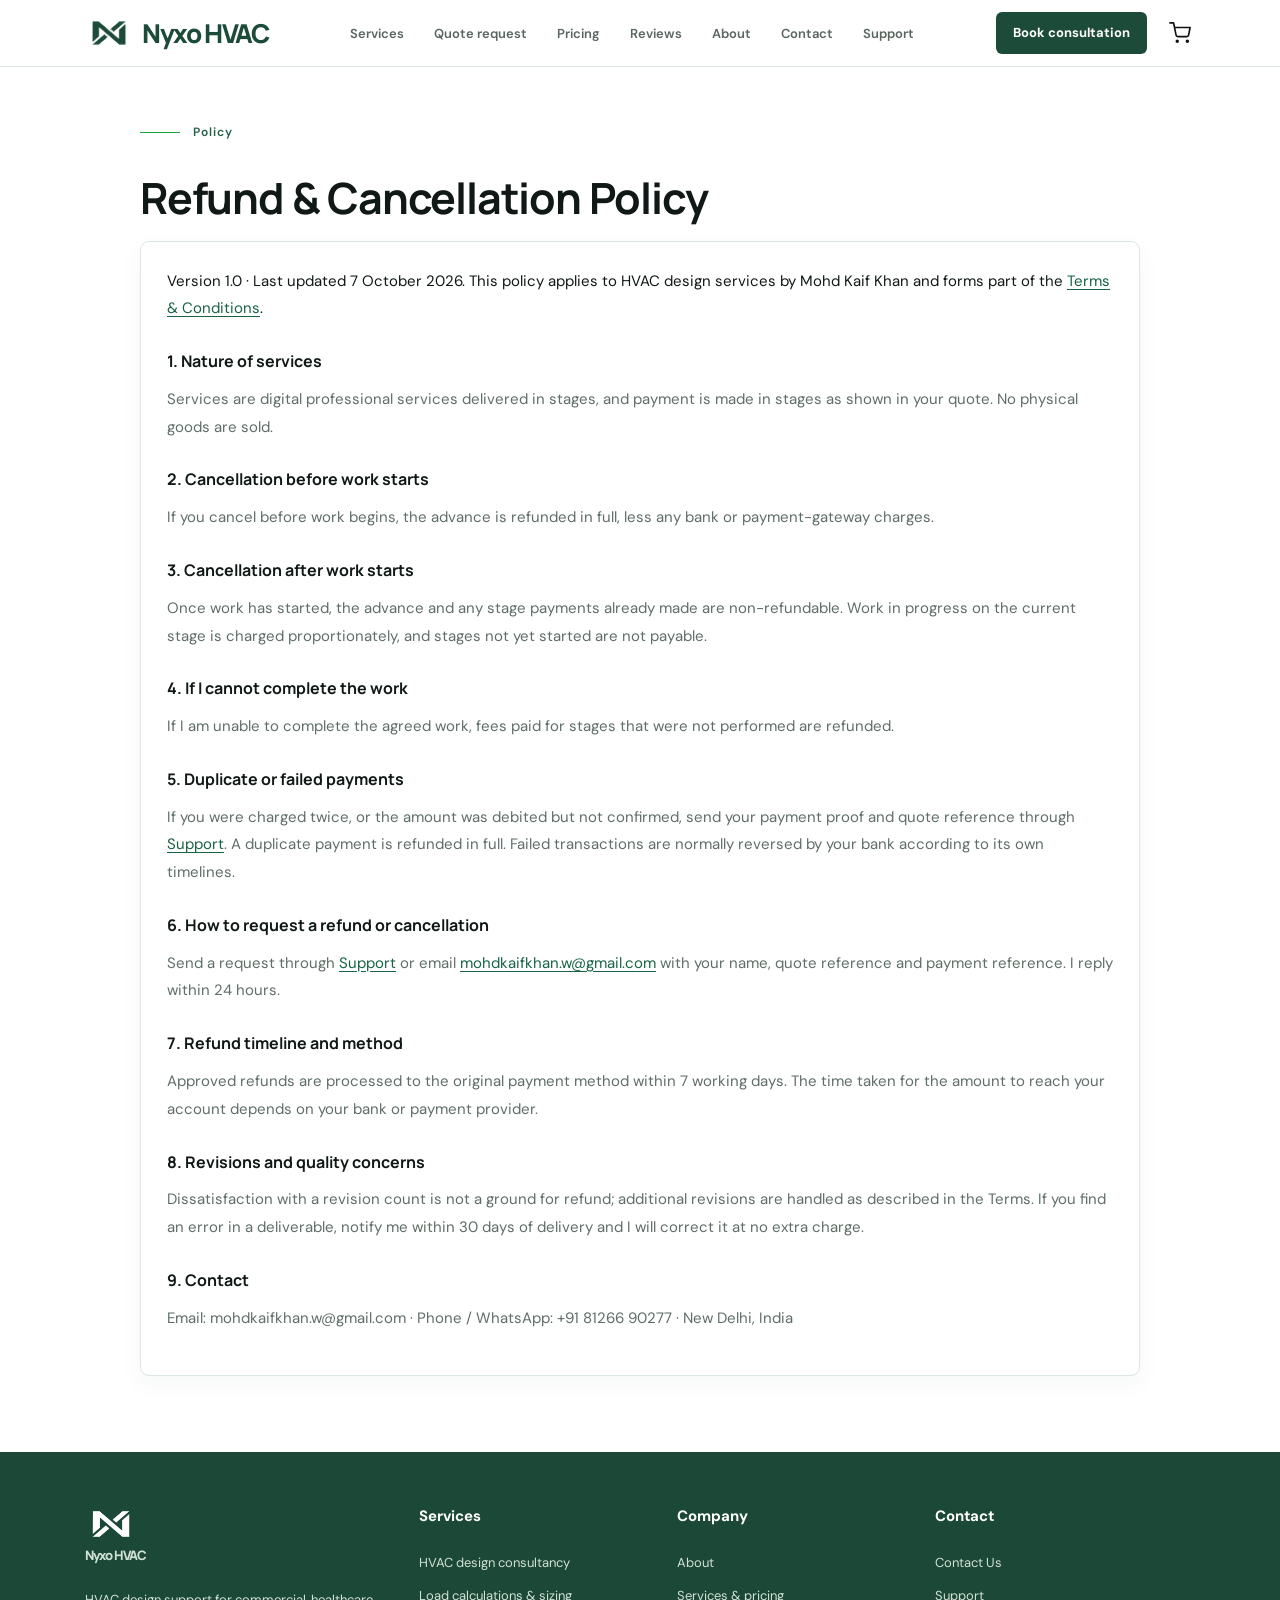
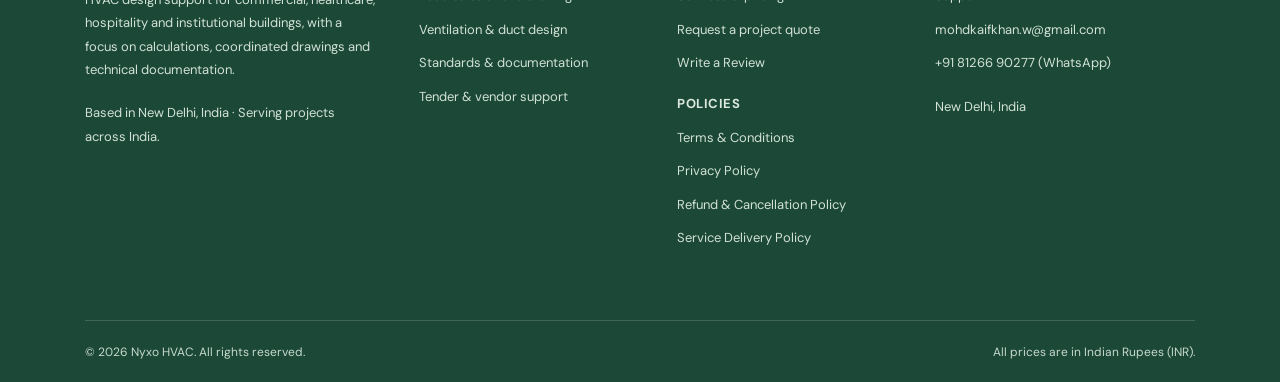
<file: refund/index.html>
<!DOCTYPE html>
<html lang="en">
<head>
<meta charset="UTF-8">
<meta name="viewport" content="width=device-width, initial-scale=1.0">
<title>Refund & Cancellation Policy · Mohd Kaif Khan</title>
<link rel="stylesheet" href="/services.css?v=20261109-6">
<script src="/script.js" defer></script>
<link rel="icon" href="/favicon.svg?v=20261109-5" type="image/svg+xml">
</head>
<body>
<header class="site-header"><div class="container nav-wrap"><a class="brand" href="/" aria-label="Nyxo HVAC home"><img src="/logo.svg?v=20261109-5" alt=""><span class="brand-name">Nyxo HVAC</span></a><button class="menu-toggle" type="button" aria-expanded="false" aria-controls="primary-navigation">Menu</button><nav aria-label="Main navigation"><ul class="nav-links" id="primary-navigation"><li><a href="/#services">Services</a></li><li><a href="/hire/">Quote request</a></li><li><a href="/pricing/">Pricing</a></li><li><a href="/review/">Reviews</a></li><li><a href="/about/">About</a></li><li><a href="/contact/">Contact</a></li><li><a href="/support/">Support</a></li></ul></nav><div class="nav-actions"><a class="nav-book" href="/contact/">Book consultation</a><a class="cart-link" href="/hire/" aria-label="Request a project quote"><svg viewBox="0 0 24 24" fill="none" stroke="currentColor" stroke-width="1.8" stroke-linecap="round" stroke-linejoin="round" aria-hidden="true"><circle cx="9" cy="21" r="1"/><circle cx="20" cy="21" r="1"/><path d="M1 1h4l2.7 13.4a2 2 0 0 0 2 1.6h9.7a2 2 0 0 0 2-1.6L23 6H6"/></svg></a></div></div></header>
<main>
  <div class="eyebrow">Policy</div>
  <h1>Refund &amp; Cancellation <em style="font-style:normal;color:var(--arctic)">Policy</em></h1>
  <div class="doc">
   <p style="color:var(--mist)">Version 1.0 · Last updated 7 October 2026. This policy applies to HVAC design services by Mohd Kaif Khan and forms part of the <a href="/terms/">Terms &amp; Conditions</a>.</p>
   <h4>1. Nature of services</h4><p>Services are digital professional services delivered in stages, and payment is made in stages as shown in your quote. No physical goods are sold.</p>
   <h4>2. Cancellation before work starts</h4><p>If you cancel before work begins, the advance is refunded in full, less any bank or payment-gateway charges.</p>
   <h4>3. Cancellation after work starts</h4><p>Once work has started, the advance and any stage payments already made are non-refundable. Work in progress on the current stage is charged proportionately, and stages not yet started are not payable.</p>
   <h4>4. If I cannot complete the work</h4><p>If I am unable to complete the agreed work, fees paid for stages that were not performed are refunded.</p>
   <h4>5. Duplicate or failed payments</h4><p>If you were charged twice, or the amount was debited but not confirmed, send your payment proof and quote reference through <a href="/support/">Support</a>. A duplicate payment is refunded in full. Failed transactions are normally reversed by your bank according to its own timelines.</p>
   <h4>6. How to request a refund or cancellation</h4><p>Send a request through <a href="/support/">Support</a> or email <a href="mailto:mohdkaifkhan.w@gmail.com">mohdkaifkhan.w@gmail.com</a> with your name, quote reference and payment reference. I reply within 24 hours.</p>
   <h4>7. Refund timeline and method</h4><p>Approved refunds are processed to the original payment method within 7 working days. The time taken for the amount to reach your account depends on your bank or payment provider.</p>
   <h4>8. Revisions and quality concerns</h4><p>Dissatisfaction with a revision count is not a ground for refund; additional revisions are handled as described in the Terms. If you find an error in a deliverable, notify me within 30 days of delivery and I will correct it at no extra charge.</p>
   <h4>9. Contact</h4><p>Email: mohdkaifkhan.w@gmail.com · Phone / WhatsApp: +91 81266 90277 · New Delhi, India</p>
  </div>
</main>
<footer class="site-footer">
 <div class="container">
  <div class="footer-grid">
   <div class="footer-col">
    <a class="footer-logo" href="/" aria-label="Nyxo HVAC home"><img src="/logo.svg?v=20261109-5" alt=""><span>Nyxo HVAC</span></a>
    <p>HVAC design support for commercial, healthcare, hospitality and institutional buildings, with a focus on calculations, coordinated drawings and technical documentation.</p>
    <p>Based in New Delhi, India · Serving projects across India.</p>
   </div>
   <div class="footer-col">
    <h3>Services</h3>
    <a href="/#services">HVAC design consultancy</a>
    <a href="/#services">Load calculations &amp; sizing</a>
    <a href="/#services">Ventilation &amp; duct design</a>
    <a href="/#services">Standards &amp; documentation</a>
    <a href="/#services">Tender &amp; vendor support</a>
   </div>
   <div class="footer-col">
    <h3>Company</h3>
    <a href="/about/">About</a>
    <a href="/pricing/">Services &amp; pricing</a>
    <a href="/hire/">Request a project quote</a>
    <a href="/review/">Write a Review</a>
    <h3 class="footer-subhead">Policies</h3>
    <a href="/terms/">Terms &amp; Conditions</a>
    <a href="/privacy/">Privacy Policy</a>
    <a href="/refund/">Refund &amp; Cancellation Policy</a>
    <a href="/delivery/">Service Delivery Policy</a>
   </div>
   <div class="footer-col">
    <h3>Contact</h3>
    <a href="/contact/">Contact Us</a>
    <a href="/support/">Support</a>
    <a href="mailto:mohdkaifkhan.w@gmail.com">mohdkaifkhan.w@gmail.com</a>
    <a href="https://wa.me/918126690277" target="_blank" rel="noopener">+91 81266 90277 (WhatsApp)</a>
    <p>New Delhi, India</p>
   </div>
  </div>
  <div class="footer-bottom">
   <span>© <span id="year">2026</span> Nyxo HVAC. All rights reserved.</span>
   <span>All prices are in Indian Rupees (INR).</span>
  </div>
 </div>
</footer>
</body>
</html>
</file>
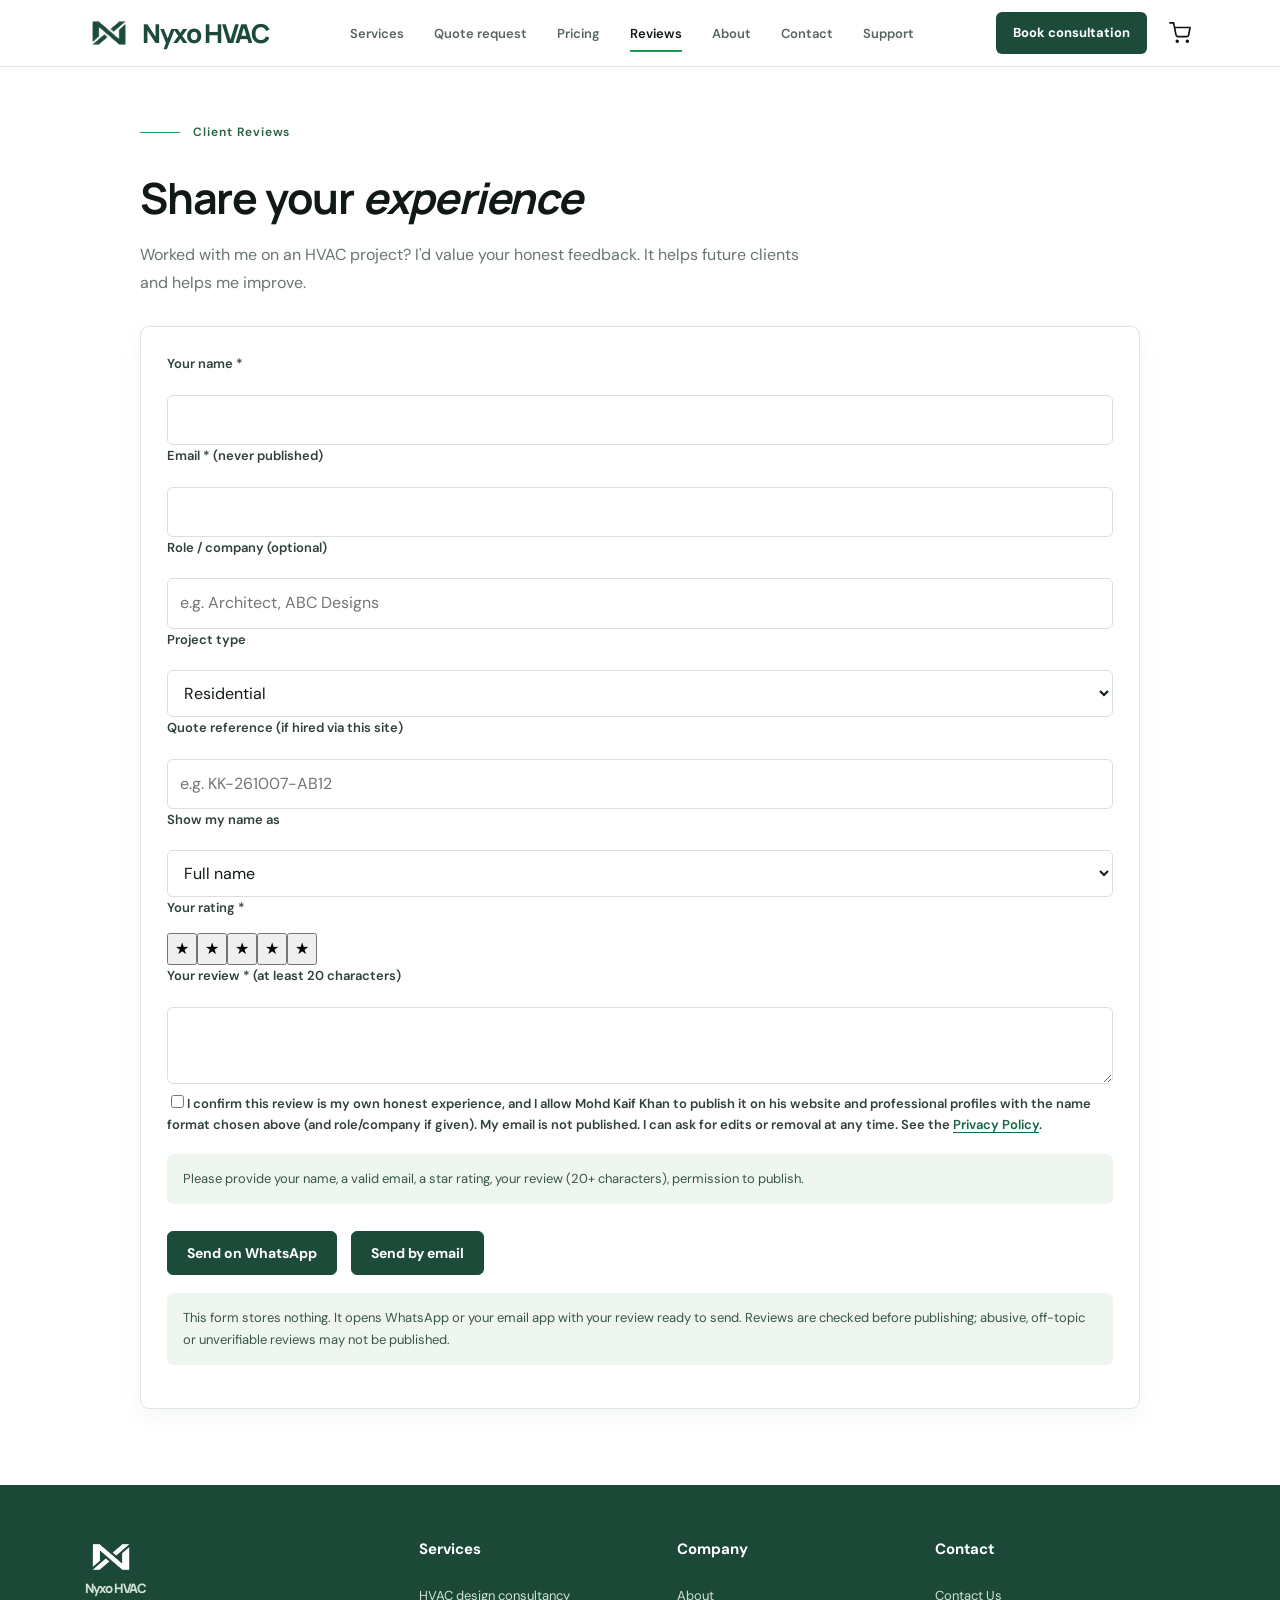
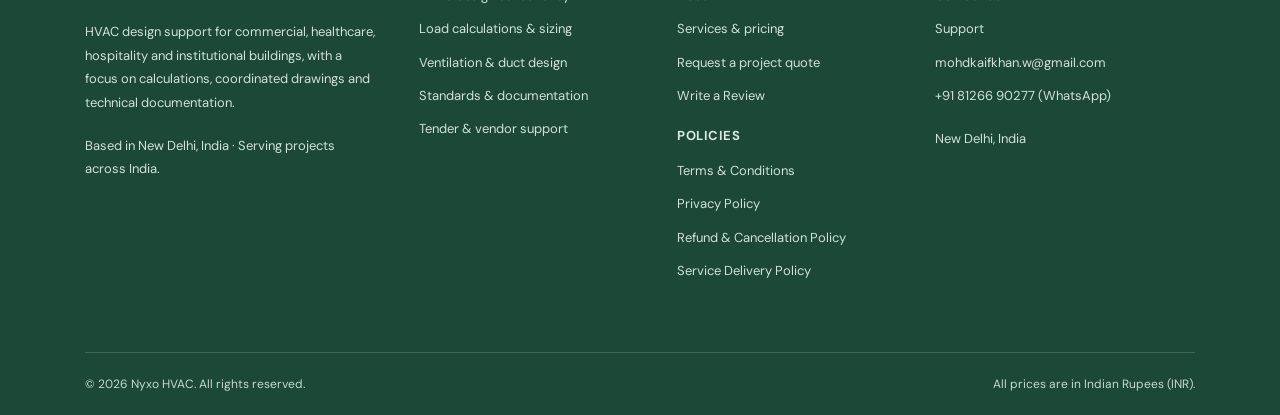
<file: review/index.html>
<!DOCTYPE html>
<html lang="en">
<head>
<meta charset="UTF-8">
<meta name="viewport" content="width=device-width, initial-scale=1.0">
<title>Write a Review · Mohd Kaif Khan</title>
<link rel="stylesheet" href="/services.css?v=20261109-6">
<script src="/script.js" defer></script>
<link rel="icon" href="/favicon.svg?v=20261109-5" type="image/svg+xml">
</head>
<body>
<header class="site-header"><div class="container nav-wrap"><a class="brand" href="/" aria-label="Nyxo HVAC home"><img src="/logo.svg?v=20261109-5" alt=""><span class="brand-name">Nyxo HVAC</span></a><button class="menu-toggle" type="button" aria-expanded="false" aria-controls="primary-navigation">Menu</button><nav aria-label="Main navigation"><ul class="nav-links" id="primary-navigation"><li><a href="/#services">Services</a></li><li><a href="/hire/">Quote request</a></li><li><a href="/pricing/">Pricing</a></li><li><a href="/review/" aria-current="page">Reviews</a></li><li><a href="/about/">About</a></li><li><a href="/contact/">Contact</a></li><li><a href="/support/">Support</a></li></ul></nav><div class="nav-actions"><a class="nav-book" href="/contact/">Book consultation</a><a class="cart-link" href="/hire/" aria-label="Request a project quote"><svg viewBox="0 0 24 24" fill="none" stroke="currentColor" stroke-width="1.8" stroke-linecap="round" stroke-linejoin="round" aria-hidden="true"><circle cx="9" cy="21" r="1"/><circle cx="20" cy="21" r="1"/><path d="M1 1h4l2.7 13.4a2 2 0 0 0 2 1.6h9.7a2 2 0 0 0 2-1.6L23 6H6"/></svg></a></div></div></header>
<main class="wrap">
  <div class="eyebrow">Client Reviews</div>
  <h1>Share your <em>experience</em></h1>
  <p class="lead">Worked with me on an HVAC project? I'd value your honest feedback. It helps future clients and helps me improve.</p>
  <div class="panel">
    <div class="f2">
      <div><label>Your name *</label><input id="n" autocomplete="name"></div>
      <div><label>Email * (never published)</label><input id="e" type="email" autocomplete="email"></div>
      <div><label>Role / company (optional)</label><input id="r" placeholder="e.g. Architect, ABC Designs"></div>
      <div><label>Project type</label><select id="pt"><option>Residential</option><option>Commercial</option><option>Hospital</option><option>Other</option></select></div>
      <div><label>Quote reference (if hired via this site)</label><input id="q" placeholder="e.g. KK-261007-AB12"></div>
      <div><label>Show my name as</label><select id="dn"><option value="full">Full name</option><option value="short">First name + last initial</option><option value="init">Initials only</option></select></div>
      <div class="full"><label>Your rating *</label><div class="stars" id="stars"></div></div>
      <div class="full"><label>Your review * (at least 20 characters)</label><textarea id="m"></textarea></div>
    </div>
    <label class="agree"><input type="checkbox" id="ok"><span>I confirm this review is my own honest experience, and I allow Mohd Kaif Khan to publish it on his website and professional profiles with the name format chosen above (and role/company if given). My email is not published. I can ask for edits or removal at any time. See the <a href="/privacy/">Privacy Policy</a>.</span></label>
    <p class="note" id="hint"></p>
    <div class="btns locked" id="btns">
      <button class="btn" id="wa" type="button">Send on WhatsApp</button>
      <a class="btn ghost" id="mail" href="#">Send by email</a>
    </div>
    <p class="note">This form stores nothing. It opens WhatsApp or your email app with your review ready to send. Reviews are checked before publishing; abusive, off-topic or unverifiable reviews may not be published.</p>
  </div>
</main>
<footer class="site-footer">
 <div class="container">
  <div class="footer-grid">
   <div class="footer-col">
    <a class="footer-logo" href="/" aria-label="Nyxo HVAC home"><img src="/logo.svg?v=20261109-5" alt=""><span>Nyxo HVAC</span></a>
    <p>HVAC design support for commercial, healthcare, hospitality and institutional buildings, with a focus on calculations, coordinated drawings and technical documentation.</p>
    <p>Based in New Delhi, India · Serving projects across India.</p>
   </div>
   <div class="footer-col">
    <h3>Services</h3>
    <a href="/#services">HVAC design consultancy</a>
    <a href="/#services">Load calculations &amp; sizing</a>
    <a href="/#services">Ventilation &amp; duct design</a>
    <a href="/#services">Standards &amp; documentation</a>
    <a href="/#services">Tender &amp; vendor support</a>
   </div>
   <div class="footer-col">
    <h3>Company</h3>
    <a href="/about/">About</a>
    <a href="/pricing/">Services &amp; pricing</a>
    <a href="/hire/">Request a project quote</a>
    <a href="/review/">Write a Review</a>
    <h3 class="footer-subhead">Policies</h3>
    <a href="/terms/">Terms &amp; Conditions</a>
    <a href="/privacy/">Privacy Policy</a>
    <a href="/refund/">Refund &amp; Cancellation Policy</a>
    <a href="/delivery/">Service Delivery Policy</a>
   </div>
   <div class="footer-col">
    <h3>Contact</h3>
    <a href="/contact/">Contact Us</a>
    <a href="/support/">Support</a>
    <a href="mailto:mohdkaifkhan.w@gmail.com">mohdkaifkhan.w@gmail.com</a>
    <a href="https://wa.me/918126690277" target="_blank" rel="noopener">+91 81266 90277 (WhatsApp)</a>
    <p>New Delhi, India</p>
   </div>
  </div>
  <div class="footer-bottom">
   <span>© <span id="year">2026</span> Nyxo HVAC. All rights reserved.</span>
   <span>All prices are in Indian Rupees (INR).</span>
  </div>
 </div>
</footer>
<script>
const $=id=>document.getElementById(id);
const EMAIL='mohdkaifkhan.w@gmail.com', WA='918126690277';
let rating=0;
const st=$('stars');
for(let i=1;i<=5;i++){const b=document.createElement('button');b.type='button';b.textContent='★';b.setAttribute('aria-label',i+' star'+(i>1?'s':''));b.onclick=()=>{rating=i;paint();gate()};st.appendChild(b)}
function paint(){[...st.children].forEach((b,i)=>b.classList.toggle('on',i<rating))}
const shown=()=>{const p=$('n').value.trim().split(/\s+/);const f=p[0]||'',l=p.length>1?p[p.length-1]:'';
  if($('dn').value==='short')return l?f+' '+l[0].toUpperCase()+'.':f;
  if($('dn').value==='init')return p.map(w=>w[0]?w[0].toUpperCase()+'.':'').join('');
  return $('n').value.trim()};
const ok={n:()=>$('n').value.trim().length>=2,e:()=>/^[^\s@]+@[^\s@]+\.[^\s@]+$/.test($('e').value.trim()),s:()=>rating>0,m:()=>$('m').value.trim().length>=20,c:()=>$('ok').checked,
  q:()=>!$('q').value.trim()||/^KK-[A-Z0-9-]{4,}$/i.test($('q').value.trim())};
const msg=()=>`Hi Kaif, here is my review.\n\nRating: ${rating}/5\nProject type: ${$('pt').value}\nQuote ref: ${$('q').value.trim()||'-'}\n\n"${$('m').value.trim()}"\n\nPublish as: ${shown()}${$('r').value.trim()?', '+$('r').value.trim():''}\nPermission to publish: Yes\nEmail (not for publishing): ${$('e').value.trim()}`;
const ready=()=>Object.values(ok).every(f=>f());
function gate(){
  const lab={n:'your name',e:'a valid email',s:'a star rating',m:'your review (20+ characters)',c:'permission to publish',q:'a valid quote reference (or leave it blank)'};
  const miss=Object.keys(ok).filter(k=>!ok[k]());
  ['n','e','m','q'].forEach(k=>$(k).classList.toggle('bad',!ok[k]()&&$(k).value!==''));
  $('btns').classList.toggle('locked',!ready());
  $('hint').textContent=ready()?'':'Please provide '+miss.map(k=>lab[k]).join(', ')+'.';
  $('mail').href=`mailto:${EMAIL}?subject=${encodeURIComponent('Client review — '+rating+'/5')}&body=${encodeURIComponent(msg())}`;
}
['n','e','r','pt','q','dn','m','ok'].forEach(id=>$(id).addEventListener('input',gate));
$('wa').onclick=()=>{if(ready())window.open(`https://wa.me/${WA}?text=${encodeURIComponent(msg())}`,'_blank')};
$('mail').addEventListener('click',e=>{if(!ready())e.preventDefault()});
gate();
</script>
</body>
</html>
</file>
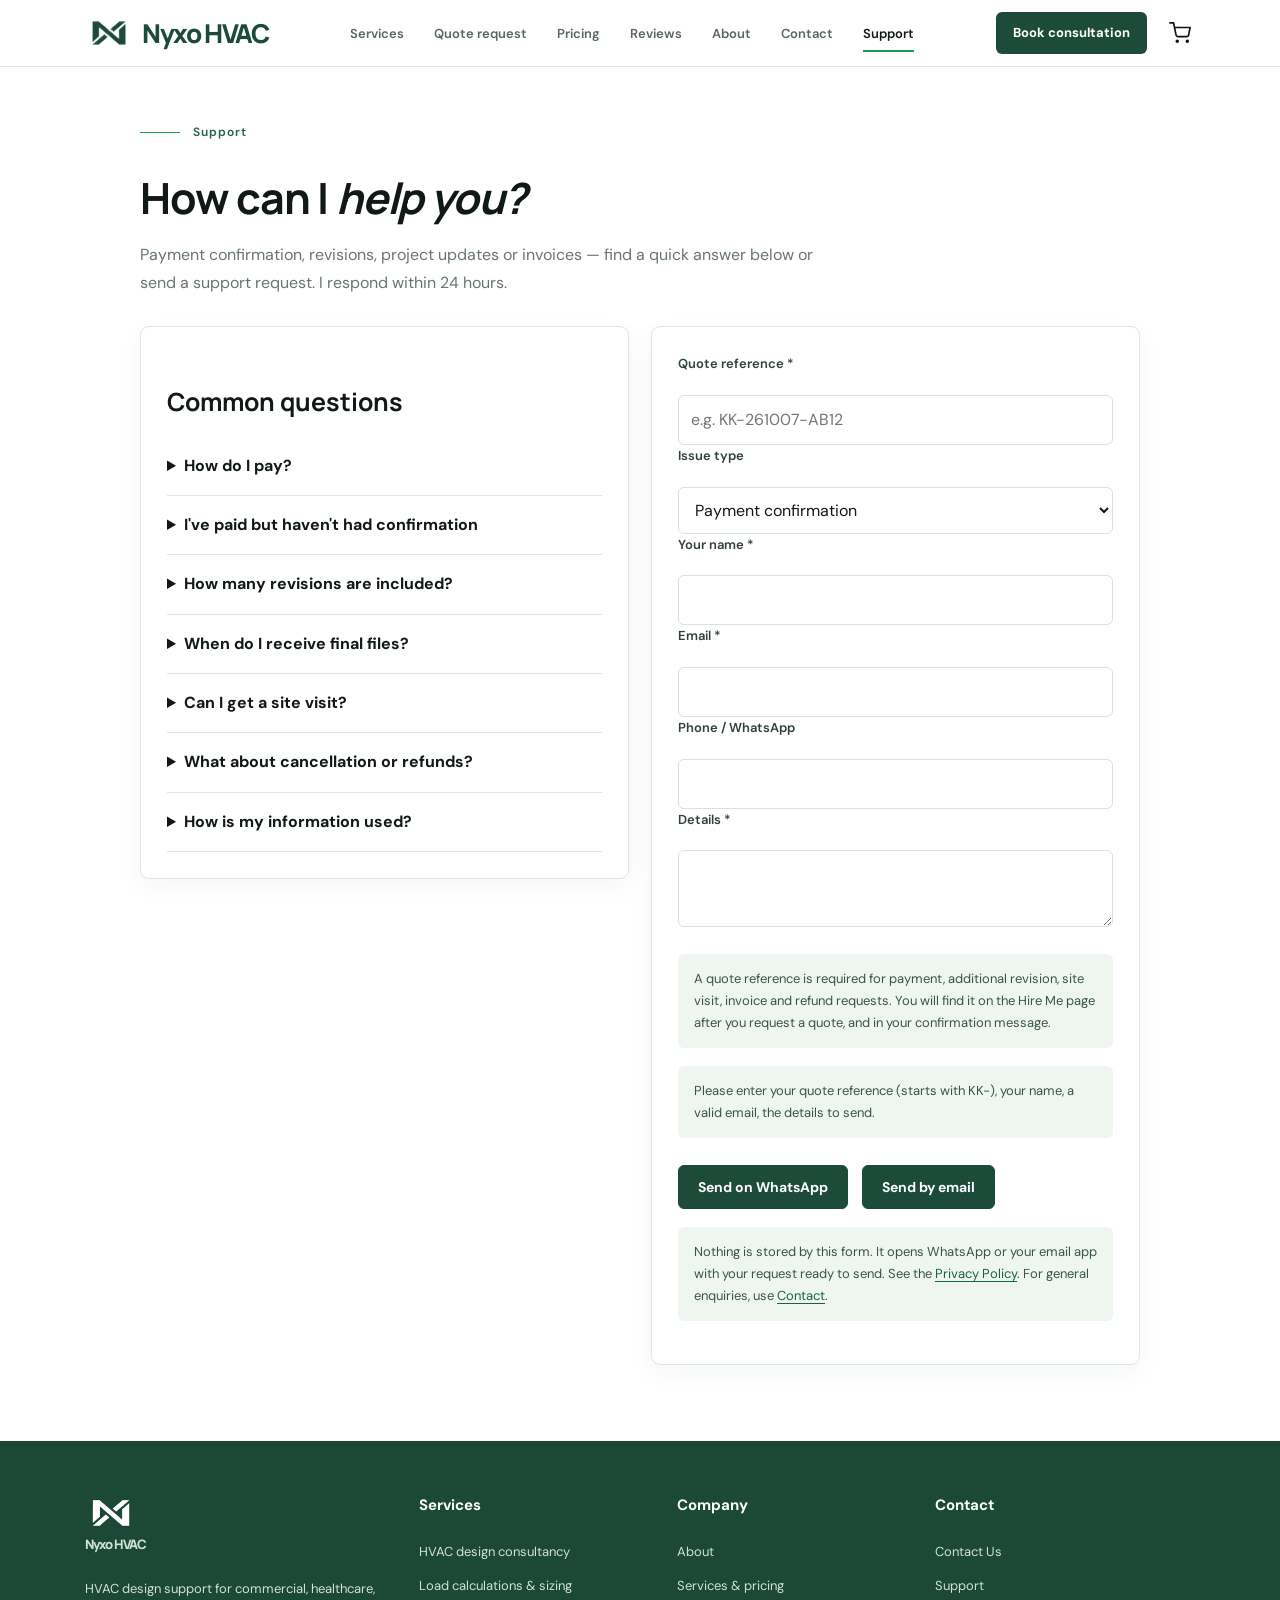
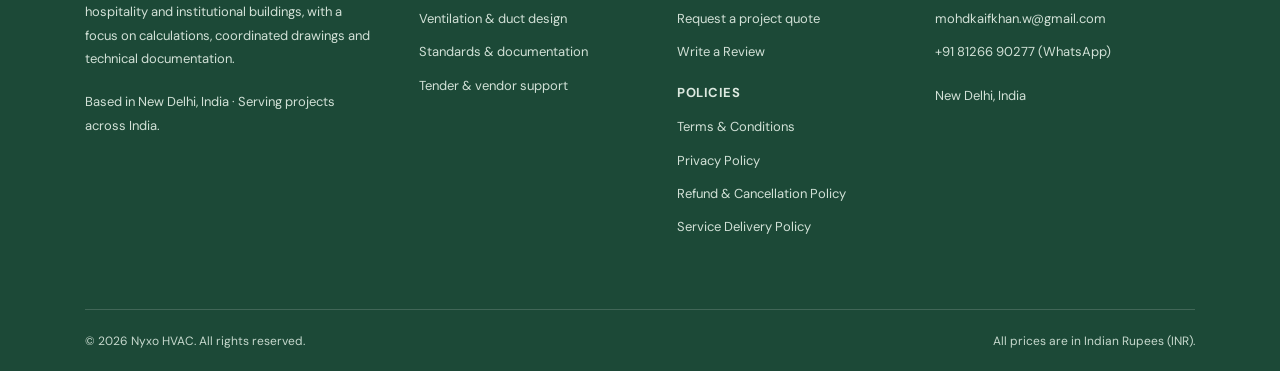
<file: support/index.html>
<!DOCTYPE html>
<html lang="en">
<head>
<meta charset="UTF-8">
<meta name="viewport" content="width=device-width, initial-scale=1.0">
<title>Support · Mohd Kaif Khan</title>
<link rel="stylesheet" href="/services.css?v=20261109-6">
<script src="/script.js" defer></script>
<link rel="icon" href="/favicon.svg?v=20261109-5" type="image/svg+xml">
</head>
<body>
<header class="site-header"><div class="container nav-wrap"><a class="brand" href="/" aria-label="Nyxo HVAC home"><img src="/logo.svg?v=20261109-5" alt=""><span class="brand-name">Nyxo HVAC</span></a><button class="menu-toggle" type="button" aria-expanded="false" aria-controls="primary-navigation">Menu</button><nav aria-label="Main navigation"><ul class="nav-links" id="primary-navigation"><li><a href="/#services">Services</a></li><li><a href="/hire/">Quote request</a></li><li><a href="/pricing/">Pricing</a></li><li><a href="/review/">Reviews</a></li><li><a href="/about/">About</a></li><li><a href="/contact/">Contact</a></li><li><a href="/support/" aria-current="page">Support</a></li></ul></nav><div class="nav-actions"><a class="nav-book" href="/contact/">Book consultation</a><a class="cart-link" href="/hire/" aria-label="Request a project quote"><svg viewBox="0 0 24 24" fill="none" stroke="currentColor" stroke-width="1.8" stroke-linecap="round" stroke-linejoin="round" aria-hidden="true"><circle cx="9" cy="21" r="1"/><circle cx="20" cy="21" r="1"/><path d="M1 1h4l2.7 13.4a2 2 0 0 0 2 1.6h9.7a2 2 0 0 0 2-1.6L23 6H6"/></svg></a></div></div></header>
<main>
  <div class="eyebrow">Support</div>
  <h1>How can I <em>help you?</em></h1>
  <p class="lead">Payment confirmation, revisions, project updates or invoices — find a quick answer below or send a support request. I respond within 24 hours.</p>
  <div class="grid">
    <div class="panel">
      <h2>Common questions</h2>
      <details><summary>How do I pay?</summary><p>On the <a href="/hire/">Hire Me</a> page, choose your building type, built-up area and scope, fill in your details and accept the terms, then pay the advance by UPI (button or QR). After paying, send the payment screenshot or UPI reference with your quote reference (it starts with KK-).</p></details>
      <details><summary>I've paid but haven't had confirmation</summary><p>Send your quote reference and the UPI reference or screenshot using the form. Work begins once the advance is confirmed as received in my account.</p></details>
      <details><summary>How many revisions are included?</summary><p>Concept Design: 2. Drawings Design: 2. Detailed Design: 5. Design + Site Visit: 5. Additional revisions beyond those included may be charged separately, and the charge is confirmed before that work starts.</p></details>
      <details><summary>When do I receive final files?</summary><p>Each stage deliverable may first be shared in review form. The final issued version is released once that stage's payment is received. See the <a href="/terms/">Terms &amp; Conditions</a> for details.</p></details>
      <details><summary>Can I get a site visit?</summary><p>Design + Site Visit includes 2 visits within NCR. For Concept or Drawings Design, request a site visit quote on the Hire Me page or in the form here.</p></details>
      <details><summary>What about cancellation or refunds?</summary><p>Cancellation and refunds follow section 11 of the <a href="/terms/">Terms &amp; Conditions</a>. Write to me with your quote reference and I'll reply with next steps.</p></details>
      <details><summary>How is my information used?</summary><p>See the <a href="/privacy/">Privacy Policy</a>. To access, correct or delete your information, send a support request or email me.</p></details>
    </div>

    <div class="panel">
      <div class="f2">
        <div><label id="ql">Quote reference</label><input id="q" placeholder="e.g. KK-261007-AB12"></div>
        <div><label>Issue type</label><select id="t"><option>Payment confirmation</option><option>Revision request</option><option>Project update</option><option>Invoice / receipt</option><option>Site visit quote</option><option>Refund / cancellation</option><option>Other</option></select></div>
        <div><label>Your name *</label><input id="n" autocomplete="name"></div>
        <div><label>Email *</label><input id="e" type="email" autocomplete="email"></div>
        <div class="full"><label>Phone / WhatsApp</label><input id="p" type="tel" autocomplete="tel"></div>
        <div class="full"><label>Details *</label><textarea id="m"></textarea></div>
      </div>
      <p class="note">A quote reference is required for payment, additional revision, site visit, invoice and refund requests. You will find it on the Hire Me page after you request a quote, and in your confirmation message.</p>
      <p class="note" id="hint"></p>
      <div class="btns locked" id="btns">
        <button class="btn" id="wa" type="button">Send on WhatsApp</button>
        <a class="btn ghost" id="mail" href="#">Send by email</a>
      </div>
      <p class="note">Nothing is stored by this form. It opens WhatsApp or your email app with your request ready to send. See the <a href="/privacy/">Privacy Policy</a>. For general enquiries, use <a href="/contact/">Contact</a>.</p>
    </div>
  </div>
</main>
<footer class="site-footer">
 <div class="container">
  <div class="footer-grid">
   <div class="footer-col">
    <a class="footer-logo" href="/" aria-label="Nyxo HVAC home"><img src="/logo.svg?v=20261109-5" alt=""><span>Nyxo HVAC</span></a>
    <p>HVAC design support for commercial, healthcare, hospitality and institutional buildings, with a focus on calculations, coordinated drawings and technical documentation.</p>
    <p>Based in New Delhi, India · Serving projects across India.</p>
   </div>
   <div class="footer-col">
    <h3>Services</h3>
    <a href="/#services">HVAC design consultancy</a>
    <a href="/#services">Load calculations &amp; sizing</a>
    <a href="/#services">Ventilation &amp; duct design</a>
    <a href="/#services">Standards &amp; documentation</a>
    <a href="/#services">Tender &amp; vendor support</a>
   </div>
   <div class="footer-col">
    <h3>Company</h3>
    <a href="/about/">About</a>
    <a href="/pricing/">Services &amp; pricing</a>
    <a href="/hire/">Request a project quote</a>
    <a href="/review/">Write a Review</a>
    <h3 class="footer-subhead">Policies</h3>
    <a href="/terms/">Terms &amp; Conditions</a>
    <a href="/privacy/">Privacy Policy</a>
    <a href="/refund/">Refund &amp; Cancellation Policy</a>
    <a href="/delivery/">Service Delivery Policy</a>
   </div>
   <div class="footer-col">
    <h3>Contact</h3>
    <a href="/contact/">Contact Us</a>
    <a href="/support/">Support</a>
    <a href="mailto:mohdkaifkhan.w@gmail.com">mohdkaifkhan.w@gmail.com</a>
    <a href="https://wa.me/918126690277" target="_blank" rel="noopener">+91 81266 90277 (WhatsApp)</a>
    <p>New Delhi, India</p>
   </div>
  </div>
  <div class="footer-bottom">
   <span>© <span id="year">2026</span> Nyxo HVAC. All rights reserved.</span>
   <span>All prices are in Indian Rupees (INR).</span>
  </div>
 </div>
</footer>
<script>
const $=id=>document.getElementById(id);
const EMAIL='mohdkaifkhan.w@gmail.com', WA='918126690277';
const NEEDS_REF=['Payment confirmation','Revision request','Site visit quote','Invoice / receipt','Refund / cancellation'];
const needRef=()=>NEEDS_REF.includes($('t').value);
const ok={q:()=>!needRef()||/^KK-[A-Z0-9-]{4,}$/i.test($('q').value.trim()),n:()=>$('n').value.trim().length>=2,e:()=>/^[^\s@]+@[^\s@]+\.[^\s@]+$/.test($('e').value.trim()),m:()=>$('m').value.trim().length>=5};
const msg=()=>`Hi Kaif, support request.\n\nIssue: ${$('t').value}\nQuote ref: ${$('q').value.trim()||'-'}\n\n${$('m').value.trim()}\n\nName: ${$('n').value.trim()}\nEmail: ${$('e').value.trim()}\nPhone: ${$('p').value.trim()||'-'}`;
const ready=()=>Object.values(ok).every(f=>f());
function gate(){
  $('ql').textContent=needRef()?'Quote reference *':'Quote reference (optional)';
  const miss=[['q','your quote reference (starts with KK-)'],['n','your name'],['e','a valid email'],['m','the details']].filter(([k])=>!ok[k]());
  ['q','n','e','m'].forEach(k=>$(k).classList.toggle('bad',!ok[k]()&&$(k).value!==''));
  $('btns').classList.toggle('locked',!ready());
  $('hint').textContent=ready()?'':'Please enter '+miss.map(x=>x[1]).join(', ')+' to send.';
  $('mail').href=`mailto:${EMAIL}?subject=${encodeURIComponent('Support: '+$('t').value+($('q').value.trim()?' — '+$('q').value.trim():''))}&body=${encodeURIComponent(msg())}`;
}
['q','n','e','p','t','m'].forEach(id=>$(id).addEventListener('input',gate));
$('wa').onclick=()=>{if(ready())window.open(`https://wa.me/${WA}?text=${encodeURIComponent(msg())}`,'_blank')};
$('mail').addEventListener('click',e=>{if(!ready())e.preventDefault()});
gate();
</script>
</body>
</html>
</file>
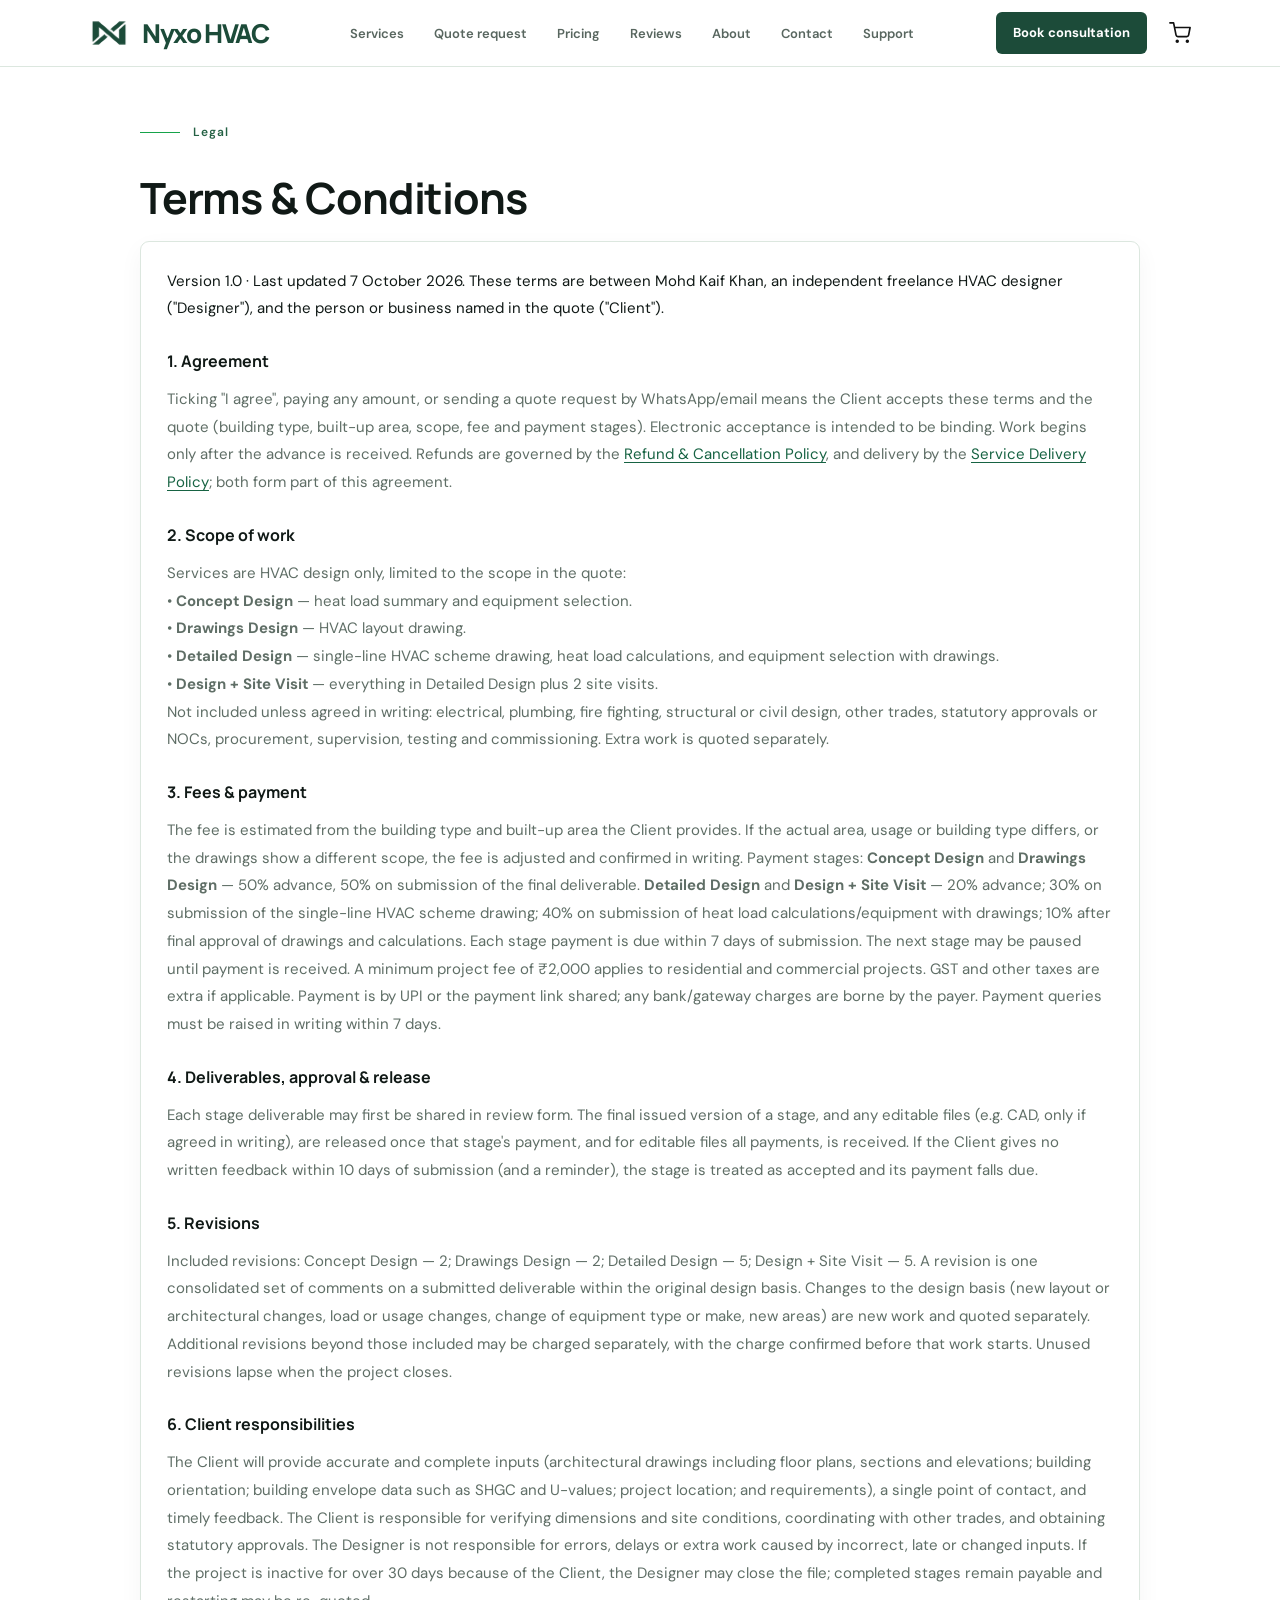
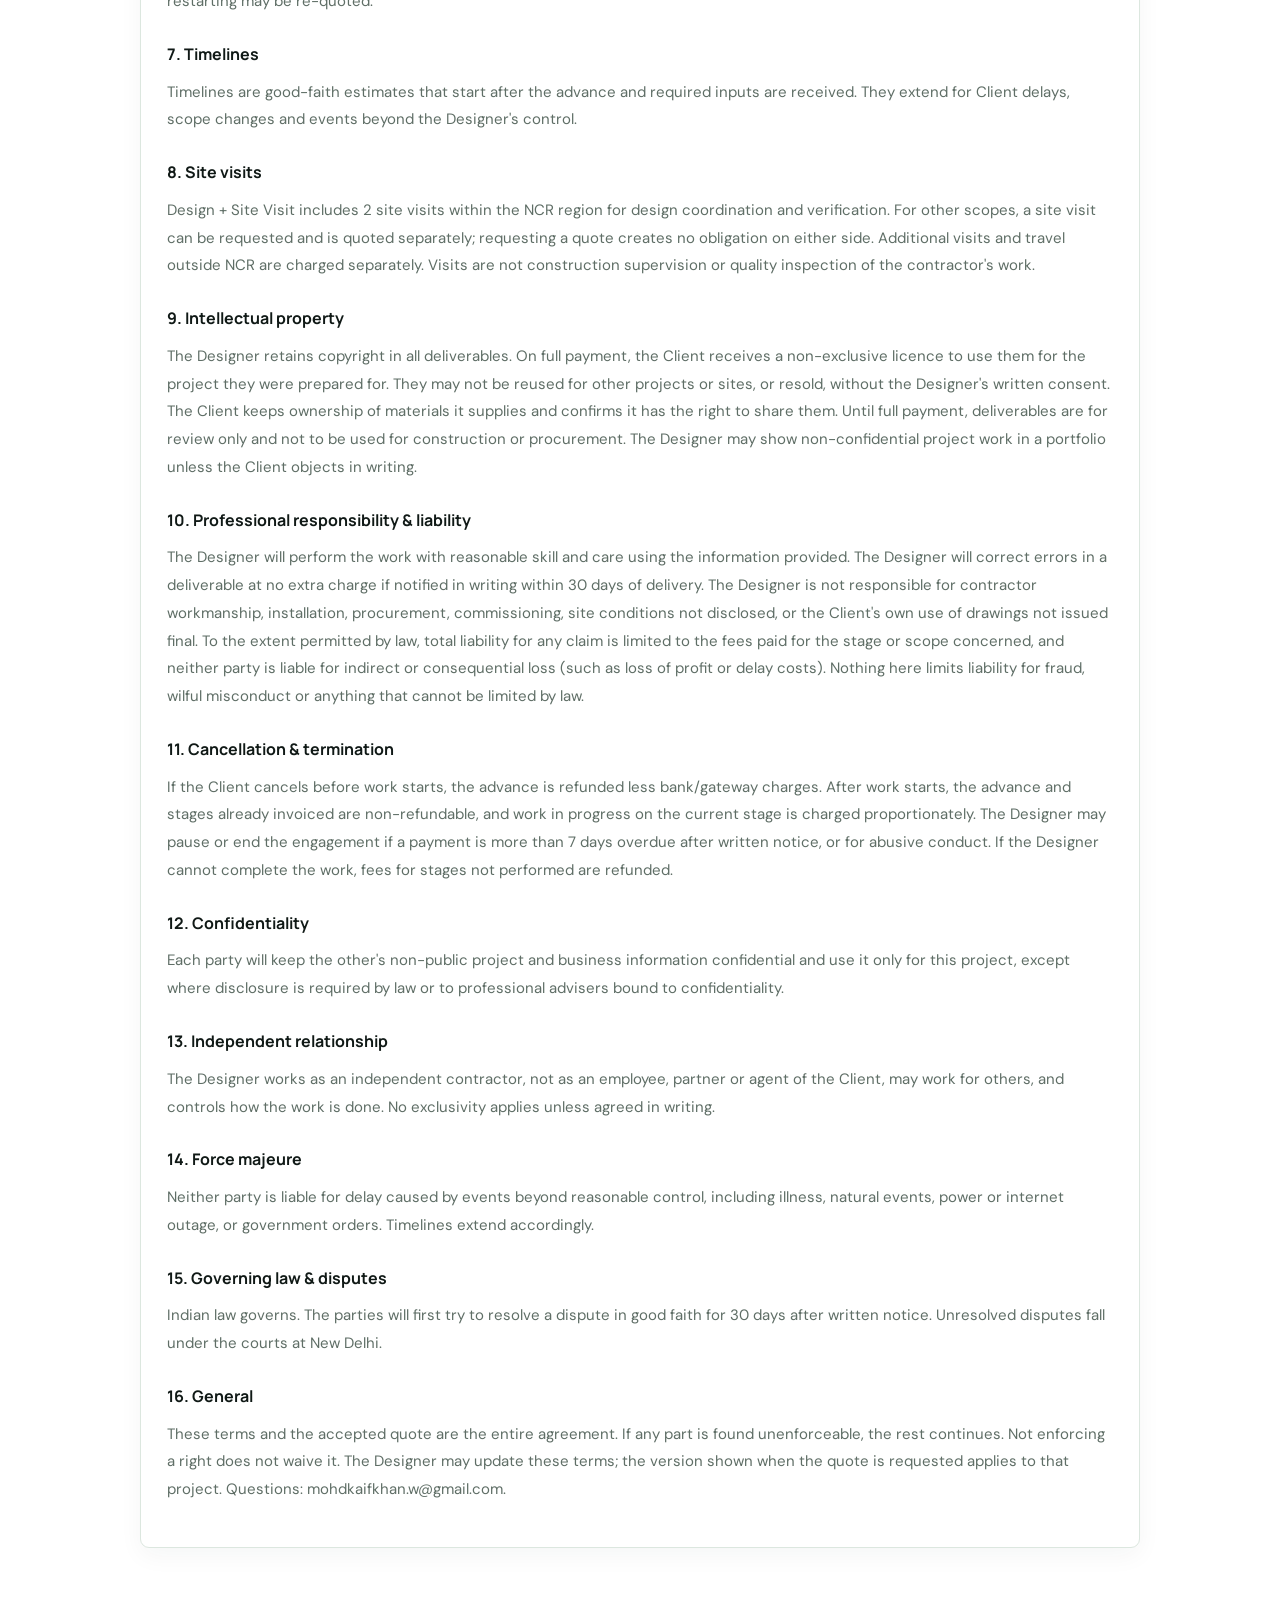
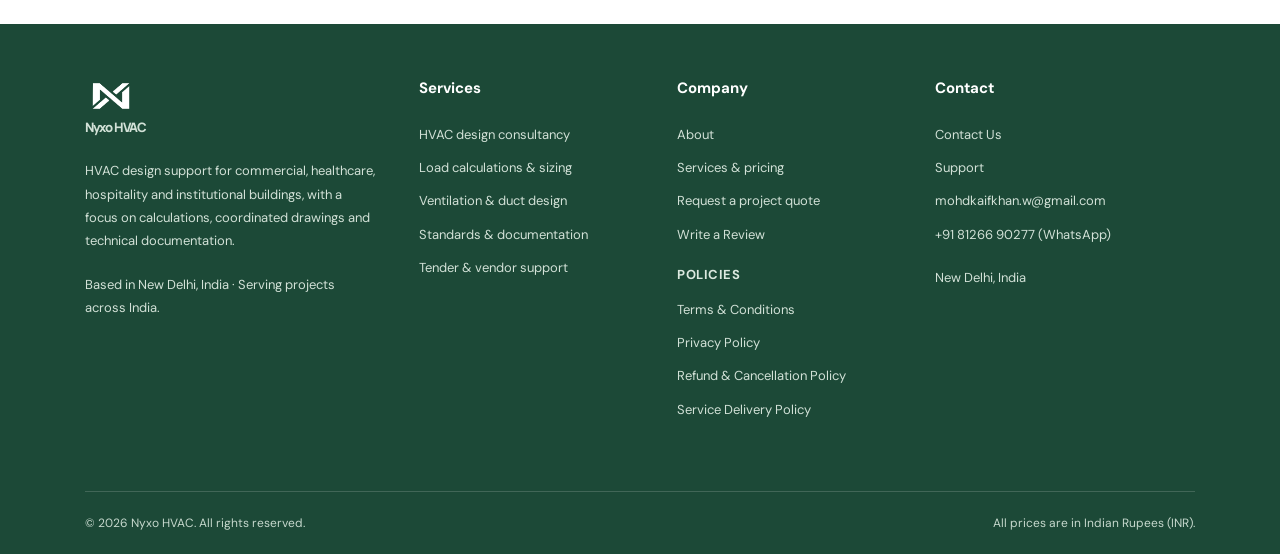
<file: terms/index.html>
<!DOCTYPE html>
<html lang="en">
<head>
<meta charset="UTF-8">
<meta name="viewport" content="width=device-width, initial-scale=1.0">
<title>Terms &amp; Conditions · Mohd Kaif Khan</title>
<link rel="stylesheet" href="/services.css?v=20261109-6">
<script src="/script.js" defer></script>
<link rel="icon" href="/favicon.svg?v=20261109-5" type="image/svg+xml">
</head>
<body>
<header class="site-header"><div class="container nav-wrap"><a class="brand" href="/" aria-label="Nyxo HVAC home"><img src="/logo.svg?v=20261109-5" alt=""><span class="brand-name">Nyxo HVAC</span></a><button class="menu-toggle" type="button" aria-expanded="false" aria-controls="primary-navigation">Menu</button><nav aria-label="Main navigation"><ul class="nav-links" id="primary-navigation"><li><a href="/#services">Services</a></li><li><a href="/hire/">Quote request</a></li><li><a href="/pricing/">Pricing</a></li><li><a href="/review/">Reviews</a></li><li><a href="/about/">About</a></li><li><a href="/contact/">Contact</a></li><li><a href="/support/">Support</a></li></ul></nav><div class="nav-actions"><a class="nav-book" href="/contact/">Book consultation</a><a class="cart-link" href="/hire/" aria-label="Request a project quote"><svg viewBox="0 0 24 24" fill="none" stroke="currentColor" stroke-width="1.8" stroke-linecap="round" stroke-linejoin="round" aria-hidden="true"><circle cx="9" cy="21" r="1"/><circle cx="20" cy="21" r="1"/><path d="M1 1h4l2.7 13.4a2 2 0 0 0 2 1.6h9.7a2 2 0 0 0 2-1.6L23 6H6"/></svg></a></div></div></header>
<main>
  <div class="eyebrow">Legal</div>
  <h1>Terms &amp; Conditions</h1>
  <div class="doc">
   <p style="color:var(--mist);margin-bottom:1rem">Version 1.0 · Last updated 7 October 2026. These terms are between Mohd Kaif Khan, an independent freelance HVAC designer ("Designer"), and the person or business named in the quote ("Client").</p>
   <h4>1. Agreement</h4><p>Ticking "I agree", paying any amount, or sending a quote request by WhatsApp/email means the Client accepts these terms and the quote (building type, built-up area, scope, fee and payment stages). Electronic acceptance is intended to be binding. Work begins only after the advance is received. Refunds are governed by the <a href="/refund/">Refund &amp; Cancellation Policy</a>, and delivery by the <a href="/delivery/">Service Delivery Policy</a>; both form part of this agreement.</p>
   <h4>2. Scope of work</h4><p>Services are HVAC design only, limited to the scope in the quote:<br>• <b>Concept Design</b> — heat load summary and equipment selection.<br>• <b>Drawings Design</b> — HVAC layout drawing.<br>• <b>Detailed Design</b> — single-line HVAC scheme drawing, heat load calculations, and equipment selection with drawings.<br>• <b>Design + Site Visit</b> — everything in Detailed Design plus 2 site visits.<br>Not included unless agreed in writing: electrical, plumbing, fire fighting, structural or civil design, other trades, statutory approvals or NOCs, procurement, supervision, testing and commissioning. Extra work is quoted separately.</p>
   <h4>3. Fees &amp; payment</h4><p>The fee is estimated from the building type and built-up area the Client provides. If the actual area, usage or building type differs, or the drawings show a different scope, the fee is adjusted and confirmed in writing. Payment stages: <b>Concept Design</b> and <b>Drawings Design</b> — 50% advance, 50% on submission of the final deliverable. <b>Detailed Design</b> and <b>Design + Site Visit</b> — 20% advance; 30% on submission of the single-line HVAC scheme drawing; 40% on submission of heat load calculations/equipment with drawings; 10% after final approval of drawings and calculations. Each stage payment is due within 7 days of submission. The next stage may be paused until payment is received. A minimum project fee of ₹2,000 applies to residential and commercial projects. GST and other taxes are extra if applicable. Payment is by UPI or the payment link shared; any bank/gateway charges are borne by the payer. Payment queries must be raised in writing within 7 days.</p>
   <h4>4. Deliverables, approval &amp; release</h4><p>Each stage deliverable may first be shared in review form. The final issued version of a stage, and any editable files (e.g. CAD, only if agreed in writing), are released once that stage's payment, and for editable files all payments, is received. If the Client gives no written feedback within 10 days of submission (and a reminder), the stage is treated as accepted and its payment falls due.</p>
   <h4>5. Revisions</h4><p>Included revisions: Concept Design — 2; Drawings Design — 2; Detailed Design — 5; Design + Site Visit — 5. A revision is one consolidated set of comments on a submitted deliverable within the original design basis. Changes to the design basis (new layout or architectural changes, load or usage changes, change of equipment type or make, new areas) are new work and quoted separately. Additional revisions beyond those included may be charged separately, with the charge confirmed before that work starts. Unused revisions lapse when the project closes.</p>
   <h4>6. Client responsibilities</h4><p>The Client will provide accurate and complete inputs (architectural drawings including floor plans, sections and elevations; building orientation; building envelope data such as SHGC and U-values; project location; and requirements), a single point of contact, and timely feedback. The Client is responsible for verifying dimensions and site conditions, coordinating with other trades, and obtaining statutory approvals. The Designer is not responsible for errors, delays or extra work caused by incorrect, late or changed inputs. If the project is inactive for over 30 days because of the Client, the Designer may close the file; completed stages remain payable and restarting may be re-quoted.</p>
   <h4>7. Timelines</h4><p>Timelines are good-faith estimates that start after the advance and required inputs are received. They extend for Client delays, scope changes and events beyond the Designer's control.</p>
   <h4>8. Site visits</h4><p>Design + Site Visit includes 2 site visits within the NCR region for design coordination and verification. For other scopes, a site visit can be requested and is quoted separately; requesting a quote creates no obligation on either side. Additional visits and travel outside NCR are charged separately. Visits are not construction supervision or quality inspection of the contractor's work.</p>
   <h4>9. Intellectual property</h4><p>The Designer retains copyright in all deliverables. On full payment, the Client receives a non-exclusive licence to use them for the project they were prepared for. They may not be reused for other projects or sites, or resold, without the Designer's written consent. The Client keeps ownership of materials it supplies and confirms it has the right to share them. Until full payment, deliverables are for review only and not to be used for construction or procurement. The Designer may show non-confidential project work in a portfolio unless the Client objects in writing.</p>
   <h4>10. Professional responsibility &amp; liability</h4><p>The Designer will perform the work with reasonable skill and care using the information provided. The Designer will correct errors in a deliverable at no extra charge if notified in writing within 30 days of delivery. The Designer is not responsible for contractor workmanship, installation, procurement, commissioning, site conditions not disclosed, or the Client's own use of drawings not issued final. To the extent permitted by law, total liability for any claim is limited to the fees paid for the stage or scope concerned, and neither party is liable for indirect or consequential loss (such as loss of profit or delay costs). Nothing here limits liability for fraud, wilful misconduct or anything that cannot be limited by law.</p>
   <h4>11. Cancellation &amp; termination</h4><p>If the Client cancels before work starts, the advance is refunded less bank/gateway charges. After work starts, the advance and stages already invoiced are non-refundable, and work in progress on the current stage is charged proportionately. The Designer may pause or end the engagement if a payment is more than 7 days overdue after written notice, or for abusive conduct. If the Designer cannot complete the work, fees for stages not performed are refunded.</p>
   <h4>12. Confidentiality</h4><p>Each party will keep the other's non-public project and business information confidential and use it only for this project, except where disclosure is required by law or to professional advisers bound to confidentiality.</p>
   <h4>13. Independent relationship</h4><p>The Designer works as an independent contractor, not as an employee, partner or agent of the Client, may work for others, and controls how the work is done. No exclusivity applies unless agreed in writing.</p>
   <h4>14. Force majeure</h4><p>Neither party is liable for delay caused by events beyond reasonable control, including illness, natural events, power or internet outage, or government orders. Timelines extend accordingly.</p>
   <h4>15. Governing law &amp; disputes</h4><p>Indian law governs. The parties will first try to resolve a dispute in good faith for 30 days after written notice. Unresolved disputes fall under the courts at New Delhi.</p>
   <h4>16. General</h4><p>These terms and the accepted quote are the entire agreement. If any part is found unenforceable, the rest continues. Not enforcing a right does not waive it. The Designer may update these terms; the version shown when the quote is requested applies to that project. Questions: mohdkaifkhan.w@gmail.com.</p>
  </div>
</main>
<footer class="site-footer">
 <div class="container">
  <div class="footer-grid">
   <div class="footer-col">
    <a class="footer-logo" href="/" aria-label="Nyxo HVAC home"><img src="/logo.svg?v=20261109-5" alt=""><span>Nyxo HVAC</span></a>
    <p>HVAC design support for commercial, healthcare, hospitality and institutional buildings, with a focus on calculations, coordinated drawings and technical documentation.</p>
    <p>Based in New Delhi, India · Serving projects across India.</p>
   </div>
   <div class="footer-col">
    <h3>Services</h3>
    <a href="/#services">HVAC design consultancy</a>
    <a href="/#services">Load calculations &amp; sizing</a>
    <a href="/#services">Ventilation &amp; duct design</a>
    <a href="/#services">Standards &amp; documentation</a>
    <a href="/#services">Tender &amp; vendor support</a>
   </div>
   <div class="footer-col">
    <h3>Company</h3>
    <a href="/about/">About</a>
    <a href="/pricing/">Services &amp; pricing</a>
    <a href="/hire/">Request a project quote</a>
    <a href="/review/">Write a Review</a>
    <h3 class="footer-subhead">Policies</h3>
    <a href="/terms/">Terms &amp; Conditions</a>
    <a href="/privacy/">Privacy Policy</a>
    <a href="/refund/">Refund &amp; Cancellation Policy</a>
    <a href="/delivery/">Service Delivery Policy</a>
   </div>
   <div class="footer-col">
    <h3>Contact</h3>
    <a href="/contact/">Contact Us</a>
    <a href="/support/">Support</a>
    <a href="mailto:mohdkaifkhan.w@gmail.com">mohdkaifkhan.w@gmail.com</a>
    <a href="https://wa.me/918126690277" target="_blank" rel="noopener">+91 81266 90277 (WhatsApp)</a>
    <p>New Delhi, India</p>
   </div>
  </div>
  <div class="footer-bottom">
   <span>© <span id="year">2026</span> Nyxo HVAC. All rights reserved.</span>
   <span>All prices are in Indian Rupees (INR).</span>
  </div>
 </div>
</footer>
</body>
</html>
</file>
<file: services.css>
@import url('https://fonts.googleapis.com/css2?family=DM+Sans:wght@400;500;600;700&family=Manrope:wght@500;600;700;800&display=swap');
:root{--ink:#101916;--muted:#66736d;--green:#1c4b39;--green-2:#236347;--line:#dce7df;--pale:#edf5ef;--paper:#fff;--max:1110px;--shadow:0 18px 45px rgba(24,55,40,.10)}
*{box-sizing:border-box}html{scroll-behavior:smooth;scroll-padding-top:86px}body{margin:0;background:var(--paper);color:var(--ink);font-family:'DM Sans',Arial,sans-serif;line-height:1.65}a{color:inherit}img{max-width:100%;display:block}button,a{-webkit-tap-highlight-color:transparent}a:focus-visible,button:focus-visible{outline:3px solid #36a86a;outline-offset:4px}.container{width:min(var(--max),calc(100% - 48px));margin-inline:auto}
.site-header{position:sticky;top:0;z-index:50;background:rgba(255,255,255,.97);border-bottom:1px solid var(--line);backdrop-filter:blur(12px)}.nav-wrap{min-height:66px;display:flex;align-items:center;justify-content:space-between;gap:24px}.brand{display:flex;align-items:center;gap:9px;text-decoration:none;white-space:nowrap}.brand img{width:48px;height:36px;object-fit:contain}.brand-name{font-family:Manrope,sans-serif;font-size:26px;line-height:1;font-weight:800;letter-spacing:-1.4px;color:#1c4b39}.nav-links{display:flex;align-items:center;gap:30px;list-style:none;margin:0;padding:0}.nav-links a{font-size:13px;font-weight:600;color:#58665f;text-decoration:none;white-space:nowrap;position:relative}.nav-links a:hover,.nav-links a[aria-current=page]{color:var(--ink)}.nav-links a[aria-current=page]:after{content:"";position:absolute;left:0;right:0;bottom:-10px;height:2px;background:#1d9a50}.nav-actions{display:flex;align-items:center;gap:18px}.nav-book{display:inline-flex;align-items:center;justify-content:center;padding:10px 17px;border-radius:6px;background:var(--green);color:#fff;text-decoration:none;font-size:13px;font-weight:700;white-space:nowrap}.cart-link{width:30px;height:34px;display:grid;place-items:center;color:#111;text-decoration:none}.cart-link svg{width:22px;height:22px}.menu-toggle{display:none;border:1px solid var(--line);background:#fff;border-radius:5px;padding:8px 11px;color:var(--ink);font:600 13px 'DM Sans'}
.hero{position:relative;overflow:hidden;border-bottom:1px solid var(--line);background-color:#fbfdfb;background-image:linear-gradient(rgba(31,89,55,.075) 1px,transparent 1px),linear-gradient(90deg,rgba(31,89,55,.075) 1px,transparent 1px);background-size:44px 44px}.hero-grid{min-height:580px;display:grid;grid-template-columns:1fr 1.04fr;align-items:center;gap:66px;padding-top:70px;padding-bottom:78px}.eyebrow{display:flex;align-items:center;gap:13px;margin:0 0 30px;font-size:13px;font-weight:600;color:#20362b}.eyebrow:before{content:"";width:40px;height:1px;background:#16a34a}.hero h1{max-width:570px;margin:0;font-family:Manrope,sans-serif;font-size:clamp(38px,4.1vw,49px);line-height:1.12;letter-spacing:-2.1px;font-weight:800;color:#070b09}.hero-copy{max-width:510px;margin:32px 0 0;color:#66736d;font-size:17px;line-height:1.8}.hero-media{position:relative;margin:0 4px 0 0}.hero-media:before,.hero-media:after{content:"";position:absolute;width:24px;height:24px;border-color:#159447;z-index:2}.hero-media:before{top:-12px;left:-12px;border-top:2px solid;border-left:2px solid}.hero-media:after{right:-12px;bottom:-12px;border-right:2px solid;border-bottom:2px solid}.hero-media img{width:100%;height:390px;object-fit:cover;border-radius:7px;box-shadow:var(--shadow)}
.intro-section{padding:68px 0 52px}.intro-copy{max-width:780px}.intro-copy h2,.section-head h2{margin:0 0 22px;font-family:Manrope,sans-serif;font-size:clamp(27px,3vw,34px);line-height:1.2;letter-spacing:-1px}.intro-copy p{margin:0 0 20px;color:#68756f;font-size:16px;line-height:1.85}.rule{height:1px;margin:54px 0 76px;background:repeating-linear-gradient(90deg,#d9e5dc 0 5px,transparent 5px 11px);position:relative}.rule:after{content:"▶";position:absolute;right:0;top:-11px;color:#d1dfd5;font-size:15px}
.services-section{padding:0 0 76px}.section-head{max-width:720px;margin-bottom:42px}.section-head .eyebrow{margin-bottom:20px}.section-head p{margin:0;color:#6a7771;font-size:16px;max-width:680px}.service-list{display:grid;gap:74px}.service-row{display:grid;grid-template-columns:1fr 1fr;gap:32px;align-items:center}.service-row:nth-child(even) .service-image{order:2}.service-image{overflow:hidden;border-radius:7px;box-shadow:0 3px 10px rgba(20,50,35,.12)}.service-image img{width:100%;height:400px;object-fit:cover;transition:transform .5s}.service-image:hover img{transform:scale(1.025)}.service-content{padding:8px 0}.service-meta{display:flex;align-items:center;gap:20px;margin-bottom:14px;color:#617069;font-size:12px;font-weight:700}.service-no{color:#009a4c;font-family:Manrope,sans-serif;font-size:13px}.service-meta:after{content:"";width:32px;height:1px;background:#1ca04e;order:1}.service-meta span:last-child{order:2}.service-content h3{margin:0 0 22px;font-family:Manrope,sans-serif;font-size:29px;line-height:1.2;letter-spacing:-.8px}.service-content>p{margin:0 0 23px;color:#66736d;font-size:15.5px;line-height:1.8}.service-points{list-style:none;margin:0;padding:0;display:grid;gap:15px}.service-points li{display:flex;align-items:flex-start;gap:15px;font-size:13.5px;color:#24332b}.check{flex:0 0 24px;width:24px;height:24px;border-radius:50%;display:grid;place-items:center;background:#e8f5ec;color:#15964a;font-size:14px;font-weight:700}
.standards{padding:64px 0 76px;background-color:#eff6f0;background-image:linear-gradient(rgba(31,89,55,.055) 1px,transparent 1px),linear-gradient(90deg,rgba(31,89,55,.055) 1px,transparent 1px);background-size:44px 44px}.standards .section-head{margin-bottom:42px}.framework-grid{display:grid;grid-template-columns:repeat(4,1fr);gap:22px}.framework{padding:28px 27px;background:#fff;border:1px solid #dce8df;border-radius:8px;min-height:200px}.framework:before{content:"";display:block;width:32px;height:1px;background:#16984b;margin-bottom:25px}.framework h3{margin:0 0 14px;font-family:Manrope,sans-serif;font-size:17px;line-height:1.35}.framework p{margin:0;color:#68766f;font-size:13px;line-height:1.8}
.cta-section{text-align:center;padding:84px 24px 78px}.cta-section h2{max-width:700px;margin:0 auto 20px;font-family:Manrope,sans-serif;font-size:clamp(29px,4vw,38px);line-height:1.2;letter-spacing:-1.2px}.cta-section p{max-width:600px;margin:0 auto;color:#69766f;font-size:16px;line-height:1.8}.cta-actions{display:flex;justify-content:center;flex-wrap:wrap;gap:16px;margin-top:44px}.button{display:inline-flex;align-items:center;justify-content:center;gap:12px;min-height:48px;padding:12px 24px;border:1px solid var(--green);border-radius:6px;background:var(--green);color:#fff;text-decoration:none;font-size:14px;font-weight:700}.button:hover,.nav-book:hover{background:#286449}.button.secondary{background:#fff;color:#14231b;border-color:#d9e4dc}
.site-footer{padding:64px 0 20px;background:#1c4937;color:#e9f2ec}.footer-grid{display:grid;grid-template-columns:1.35fr 1fr 1fr 1.2fr;gap:42px}.footer-logo{display:inline-flex;align-items:center;gap:10px;color:#fff;text-decoration:none;font-family:Manrope,sans-serif;font-size:25px;font-weight:800;letter-spacing:-1px}.footer-logo img{width:52px;height:40px;flex:none;object-fit:contain;filter:brightness(0) invert(1)}.footer-col h3{margin:0 0 22px;color:#fff;font-size:15px;font-weight:700}.footer-col .footer-subhead{margin:18px 0 12px;font-size:13px;letter-spacing:.04em;text-transform:uppercase;color:#dce9e0}.footer-col p,.footer-col a{color:#d2e1d7;font-size:13px;line-height:1.8}.footer-col p{margin:20px 0 0}.footer-col a{display:block;text-decoration:none;margin:0 0 10px}.footer-col a:hover{color:#fff;text-decoration:underline}.footer-bottom{display:flex;justify-content:space-between;flex-wrap:wrap;gap:14px;margin-top:60px;padding-top:22px;border-top:1px solid rgba(255,255,255,.16);color:#c6d8cd;font-size:12px}
@media(max-width:900px){.nav-links{gap:17px}.nav-actions{gap:10px}.hero-grid{gap:38px}.hero-media img{height:340px}.service-image img{height:340px}.framework-grid{grid-template-columns:repeat(2,1fr)}.footer-grid{grid-template-columns:1.2fr 1fr;gap:32px}}
@media(max-width:700px){.container{width:min(100% - 36px,var(--max))}.nav-wrap{min-height:64px}.brand img{width:46px;height:34px}.brand-name{font-size:22px}.menu-toggle{display:inline-flex}.nav-actions{margin-left:auto}.nav-book{display:none}.nav-links{display:none;position:absolute;top:64px;left:0;right:0;padding:18px 22px 24px;background:#fff;border-bottom:1px solid var(--line);box-shadow:0 15px 25px rgba(0,0,0,.07);flex-direction:column;align-items:stretch;gap:0}.nav-links.open{display:flex}.nav-links li{padding:11px 0;border-bottom:1px solid #eef2ee}.nav-links li:last-child{border:0}.nav-links a[aria-current=page]:after{display:none}.hero-grid{grid-template-columns:1fr;gap:38px;min-height:0;padding-top:58px;padding-bottom:62px}.hero h1{font-size:clamp(37px,10vw,47px)}.hero-copy{font-size:16px;margin-top:23px}.hero-media img{height:280px}.intro-section{padding:56px 0 34px}.intro-copy h2,.section-head h2{font-size:28px}.intro-copy p,.section-head p{font-size:15px}.rule{margin:42px 0 56px}.service-list{gap:55px}.service-row{grid-template-columns:1fr;gap:24px}.service-row:nth-child(even) .service-image{order:0}.service-image img{height:260px}.service-content h3{font-size:25px}.service-content>p{font-size:15px}.standards{padding:54px 0}.framework-grid{gap:12px}.framework{padding:21px 18px;min-height:0}.framework h3{font-size:15px}.framework p{font-size:12px}.cta-section{padding:64px 20px}.cta-section p{font-size:15px}.footer-grid{grid-template-columns:1fr 1fr;gap:28px 20px}.site-footer{padding-top:48px}.footer-bottom{margin-top:40px}}
@media(max-width:430px){.framework-grid,.footer-grid{grid-template-columns:1fr}.framework{padding:22px}.footer-bottom{flex-direction:column}}
@media(prefers-reduced-motion:reduce){html{scroll-behavior:auto}*,*::before,*::after{transition-duration:.01ms!important;animation-duration:.01ms!important;animation-iteration-count:1!important}}

/* Shared styling for the supporting pages */
body:not(:has(.hero)){background:#fff;background-image:none}
main{width:min(1000px,calc(100% - 48px));margin:0 auto;padding:56px 0 76px;min-height:55vh}
main h1{font-family:Manrope,sans-serif;font-size:clamp(30px,4vw,43px);line-height:1.16;letter-spacing:-1.2px;margin:0 0 18px;color:var(--ink)}
main h2,main h3,main h4{font-family:Manrope,sans-serif;color:var(--ink)}
main h2{font-size:25px;margin:28px 0 14px}main h3{font-size:19px;margin:18px 0 12px}main h4{font-size:16px;margin:24px 0 10px}
main p,main li{color:#5f6e66;font-size:15px;line-height:1.85}
main p{margin:0 0 17px}main ul,main ol{padding-left:22px;margin:10px 0 22px}main a:not(.button):not(.btn){color:#176343;text-underline-offset:3px}
main .eyebrow{font-size:12px;letter-spacing:.08em;color:#246144}
.doc,.panel{background:#fff;border:1px solid var(--line);border-radius:9px;padding:26px;box-shadow:0 8px 25px rgba(20,55,35,.045);color:var(--ink)}
.doc{line-height:1.8}.doc h4:first-child{margin-top:0}
.lead{max-width:680px;color:#68766f;font-size:16px;line-height:1.8;margin:0 0 28px}
.grid{display:grid;grid-template-columns:repeat(2,minmax(0,1fr));gap:22px;align-items:start}
.item{display:flex;gap:15px;align-items:center;padding:15px 0;border-bottom:1px solid #edf2ee;text-decoration:none;color:var(--ink)}
.item svg{width:22px;height:22px;fill:none;stroke:#176343;stroke-width:1.7;flex:none}
.item small{display:block;color:#738078;font-size:12px}.item b{font-size:14px;font-weight:600}
.quoteBox,.note{padding:14px 16px;margin-top:18px;background:#eff6f0;border-radius:6px;color:#385646;font-size:13px;line-height:1.7}
.btn,.button{display:inline-flex;align-items:center;justify-content:center;gap:9px;border:1px solid var(--green);border-radius:6px;background:var(--green);color:#fff!important;text-decoration:none;padding:12px 19px;font:700 14px 'DM Sans',sans-serif;cursor:pointer;margin:10px 10px 0 0}
.btn:hover,.button:hover{background:#286449}
button,input,select,textarea{font:inherit}
input:not([type=checkbox]):not([type=radio]):not([type=range]),select,textarea{width:100%;border:1px solid #d7e2da;border-radius:6px;padding:11px 12px;background:#fff;color:var(--ink);margin-top:6px}
label{display:block;color:#304238;font-size:13px;font-weight:600;margin:0 0 14px}
.tblw{overflow-x:auto}.tbl{width:100%;border-collapse:collapse;font-size:13px}.tbl th,.tbl td{padding:12px;border:1px solid var(--line);text-align:left;white-space:nowrap}.tbl th{background:#eff6f0;color:#244c37}.tbl td{color:#526158}
details{padding:16px 0;border-bottom:1px solid var(--line)}summary{cursor:pointer;color:var(--ink);font-weight:700}details p{margin:12px 0 0}
.site-footer{padding:52px 0 20px;background:#1c4937;color:#e9f2ec}.site-footer .sf-grid{width:min(1110px,calc(100% - 48px));margin:auto;display:grid;grid-template-columns:1.3fr 1fr 1fr 1fr;gap:32px}
.site-footer .sf-grid>div{display:flex;flex-direction:column;align-items:flex-start;gap:9px}
.site-footer .sf-grid h5{color:#fff;font-size:14px;margin:0 0 9px}
.site-footer .sf-grid a{color:#d2e1d7;text-decoration:none;font-size:13px;line-height:1.8}.site-footer .sf-grid a:hover{color:#fff;text-decoration:underline}
.site-footer .sf-grid p,.site-footer .sf-grid span{color:#d2e1d7;font-size:13px;line-height:1.8}
.site-footer .sf-logo{font-family:Manrope,sans-serif;font-size:23px;font-weight:800;color:#fff}.site-footer .sf-logo span{color:#75b9e8}
.site-footer .sf-bottom{width:min(1110px,calc(100% - 48px));margin:42px auto 0;padding-top:18px;border-top:1px solid rgba(255,255,255,.16);display:flex;justify-content:space-between;gap:15px;flex-wrap:wrap;color:#c6d8cd;font-size:12px}
@media(max-width:700px){main{width:calc(100% - 36px);padding:42px 0 56px}.grid{grid-template-columns:1fr}.doc,.panel{padding:20px}.site-footer .sf-grid{width:calc(100% - 36px);grid-template-columns:1fr 1fr;gap:26px 18px}.site-footer .sf-bottom{width:calc(100% - 36px)}}
@media(max-width:430px){.site-footer .sf-grid{grid-template-columns:1fr}}


/* Keep the secondary CTA readable in its default state. */
.cta-actions .button.secondary{background:#fff;color:#1c4b39!important;border-color:#d9e4dc;transition:background-color .2s ease,color .2s ease,border-color .2s ease}
.cta-actions .button.secondary:hover,.cta-actions .button.secondary:focus-visible{background:#1c4b39;color:#fff!important;border-color:#1c4b39}


/* Keep the expanded seven-link navigation usable on tablet widths. */
@media(max-width:1100px){.nav-wrap{position:relative}.menu-toggle{display:inline-flex}.nav-book{display:none}.nav-links{display:none;position:absolute;top:64px;left:0;right:0;padding:18px 22px 24px;background:#fff;border-bottom:1px solid var(--line);box-shadow:0 15px 25px rgba(0,0,0,.07);flex-direction:column;align-items:stretch;gap:0}.nav-links.open{display:flex}.nav-links li{padding:11px 0;border-bottom:1px solid #eef2ee}.nav-links a[aria-current=page]:after{display:none}}


/* Give the homepage hero a clear, balanced first action. */
.hero{background-image:linear-gradient(rgba(31,89,55,.045) 1px,transparent 1px),linear-gradient(90deg,rgba(31,89,55,.045) 1px,transparent 1px)}
.hero h1{font-size:clamp(36px,3.8vw,46px);line-height:1.1;letter-spacing:-1.8px}
.hero-actions{display:flex;flex-wrap:wrap;gap:12px;margin-top:28px}
.hero-actions .button{min-height:50px;margin:0}
.hero-actions .button.secondary{background:#fff;color:#1c4b39!important;border-color:#cddbd1;transition:background-color .2s ease,color .2s ease,border-color .2s ease}
.hero-actions .button.secondary:hover{background:#edf5ef;border-color:#a8c3b2}
@media(max-width:700px){.hero-actions{flex-direction:column;align-items:stretch}.hero-actions .button{width:100%}}
</file>
